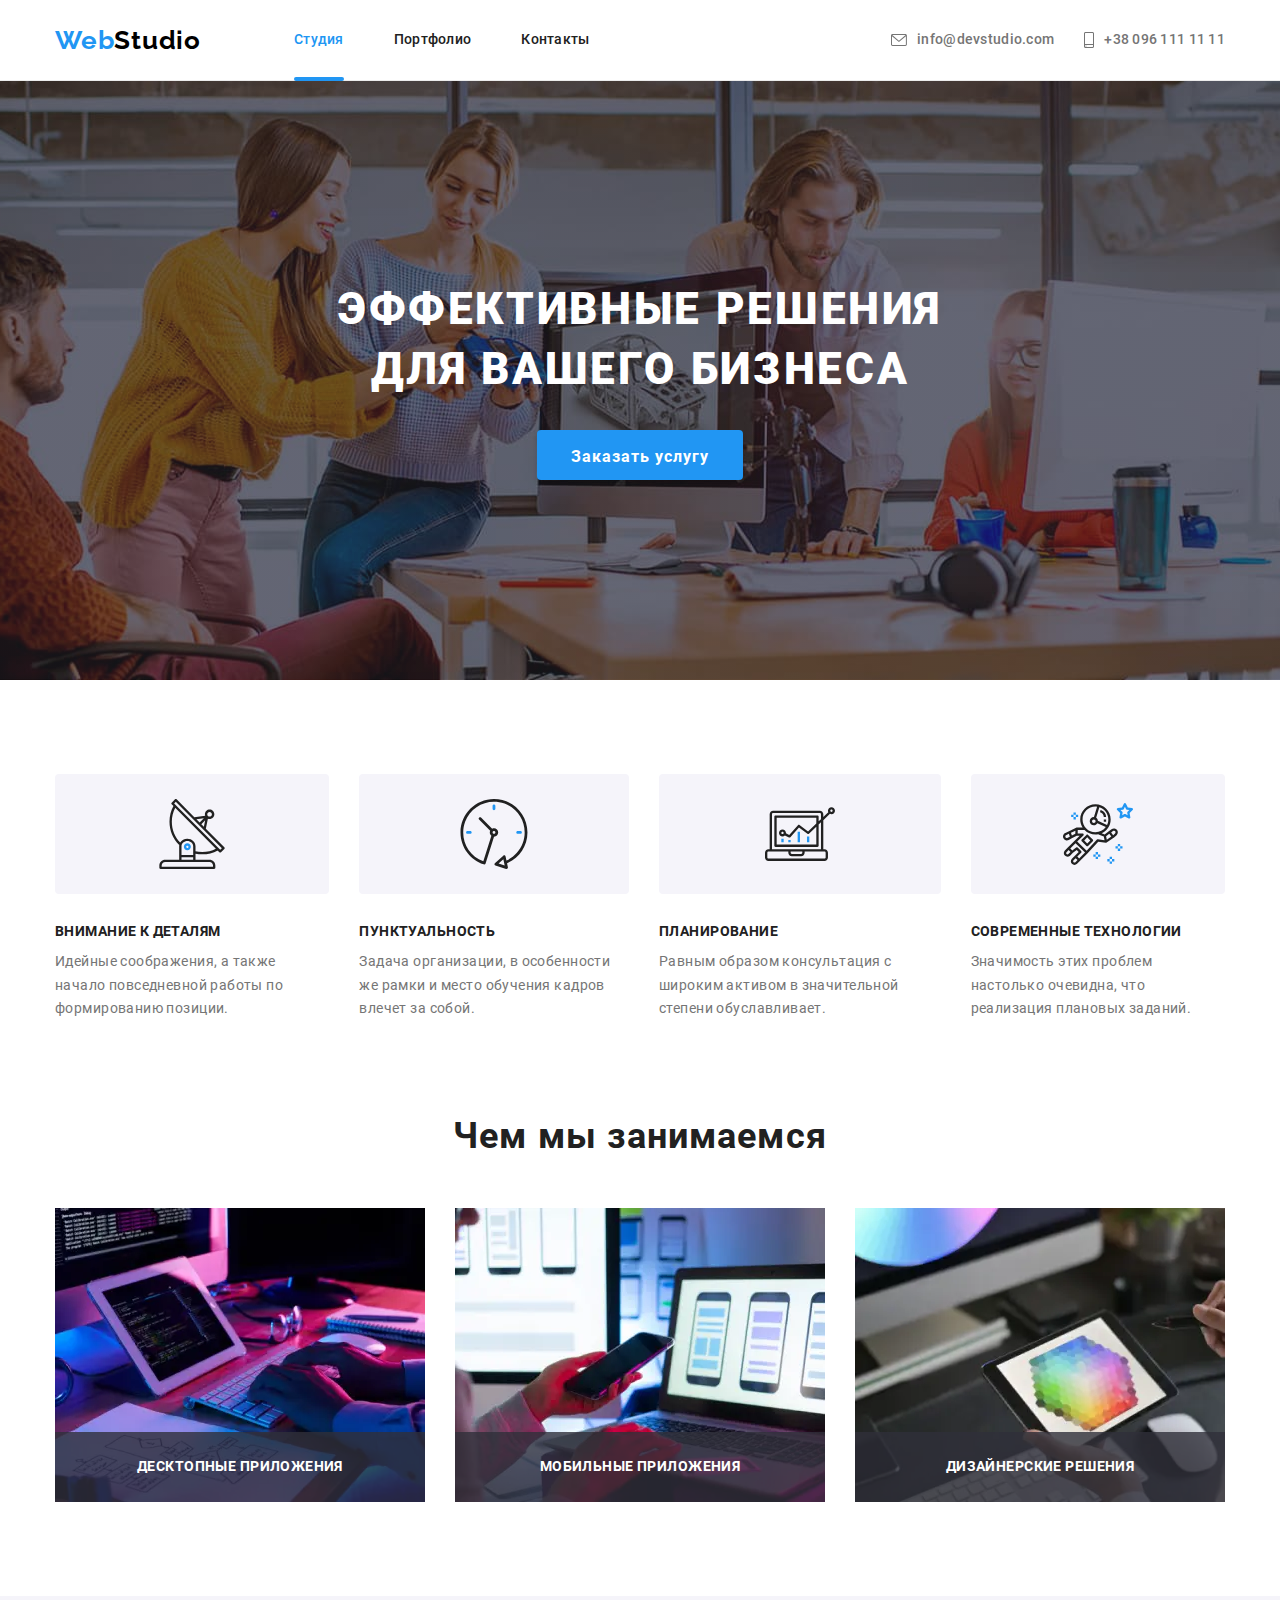
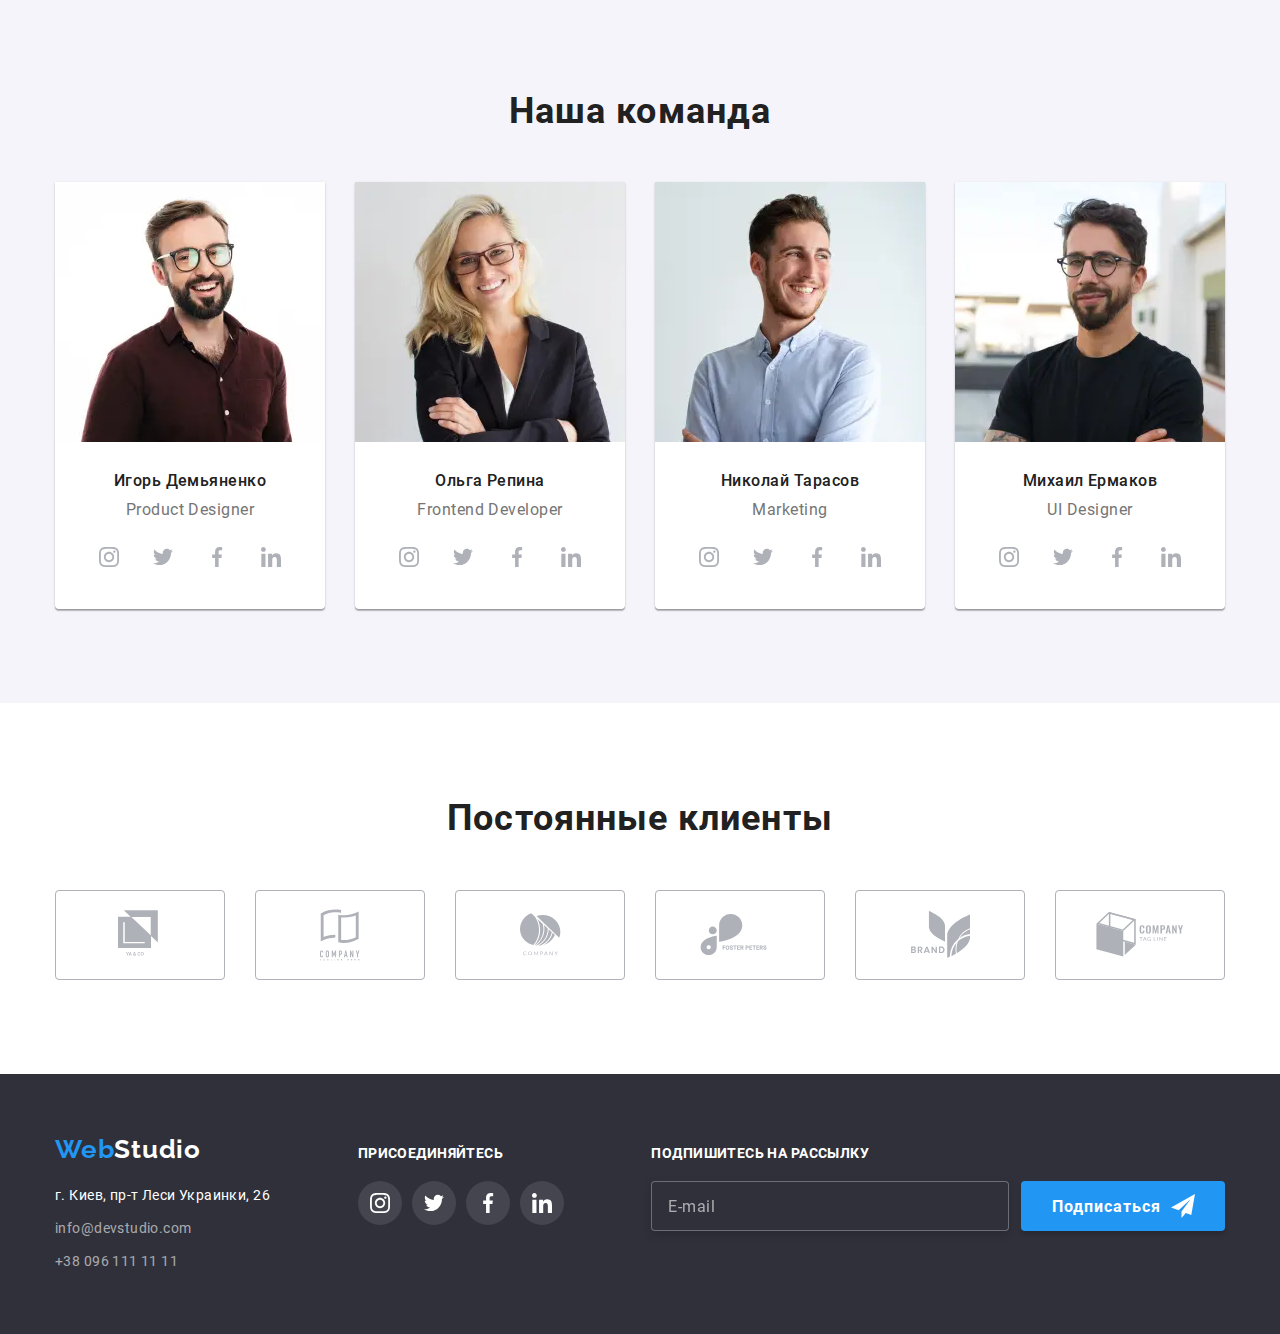
<file: index.html>
<!DOCTYPE html>
<html lang="ru">

<head>
    <meta charset="UTF-8">
    <meta name="viewport" content="width=device-width, initial-scale=1.0">
    <title>Студия</title>
    <link rel="stylesheet" href="./css/main.min.css">
</head>

<body>

    <!-- Шапка сайта -->

    <header class="header">
        <div class="container">
            <nav class="header__menu">
                <a class="logo logo--top" href="./index.html" lang="en"><span class="logo__text">Web</span>Studio</a>

                <!-- Главное меню  -->

                <ul class="site-nav">
                    <li class="site-nav__item"><a class="site-nav__link site-nav__link--current" href="./index.html">Студия</a></li>
                    <li class="site-nav__item"><a class="site-nav__link" href="./portfolio.html">Портфолио</a></li>
                    <li class="site-nav__item"><a class="site-nav__link" href="">Контакты</a></li>
                </ul>
                <ul class="contacts-list">
                    <li class="contacts-list__item">
                        <a href="mailto:info@devstudio.com" lang="en" class="contacts-list__link">
                            <svg class="contacts-link__icon" width="16" height="12">
                                <use href="./images/icons.svg#icon-mail"></use>
                            </svg>
                            info@devstudio.com
                        </a>
                    </li>
                    <li class="contacts-list__item">
                        <a href="tel:+380961111111" class="contacts-list__link">
                            <svg class="contacts-link__icon" width="10" height="16">
                                <use href="./images/icons.svg#icon-smartphone"></use>
                            </svg>+38 096 111 11 11
                        </a>
                    </li>
                </ul>
                
                <!-- Мобильное меню -->

                <button type="button" class="burger-menu" aria-expanded="true" aria-controls="mobile-menu" data-menu-button>
                    <svg width="40" height="40">
                        <use class="burger-menu__close" href="./images/icons.svg#icon-closeburg"></use>
                        <use class="burger-menu__open" href="./images/icons.svg#icon-menuburg"></use>
                    </svg>
                </button>
                <div class="mobile-menu" data-menu id="mobile-menu">
                    <ul class="mobile-list">
                        <li class="mobile-list__item"><a class="mobile-list__link mobile-list__link--current" href="./index.html">Студия</a></li>
                        <li class="mobile-list__item"><a class="mobile-list__link" href="./portfolio.html">Портфолио</a></li>
                        <li class="mobile-list__item"><a class="mobile-list__link" href="">Контакты</a></li>
                    </ul>
                    <div>
                        <ul class="mobile-contacts">
                            <li class="mobile-contacts__item mobile-list__item">
                                <a href="tel:+380961111111" class="mobile-contacts__link mobile-contacts__link--active">
                                    <svg class="mobile-contacts__icon" width="10" height="16">
                                        <use href="./images/icons.svg#icon-smartphone"></use>
                                    </svg>+38 096 111 11 11
                                </a>
                            </li>
                            <li class="mobile-contacts__item mobile-list__item">
                                <a href="mailto:info@devstudio.com" lang="en" class="mobile-contacts__link">
                                    <svg class="mobile-contacts__icon" width="16" height="12">
                                        <use href="./images/icons.svg#icon-mail"></use>
                                    </svg>
                                    info@devstudio.com
                                </a>
                            </li>
                        </ul>
                        <ul class="mobile-social">
                            <li class="mobile-social__item"><a class="mobile-social__link" href="">Twitter</a></li>
                            <li class="mobile-social__item"><a class="mobile-social__link" href="">Facebook</a></li>
                            <li class="mobile-social__item"><a class="mobile-social__link" href="">LinkedIn</a></li>
                            <li class="mobile-social__item"><a class="mobile-social__link" href="">Instagram</a></li>
                        </ul>
                    </div>
                </div>
            </nav>
        </div>
    </header>

    <main>

        <!-- Hero -->

        <section class="hero">
            <div class="container">
                <div class="hero__title-container">
                    <h1 class="hero__title">Эффективные решения для вашего бизнеса</h1>
                </div>
                <button type="button" class="hero__button button" data-modal-open>Заказать услугу</button>
            </div>
        </section>

        <!-- Преимущества компании -->

        <section class="section">
            <div class="container">
                <h2 class="section__title section__title--visually-hidden">Особенности</h2>
                <ul class="list">
                    <li class="list__item list__item--bottom">
                        <div class="benefits">
                            <svg class="benefits__icon">
                                <use href="./images/icons.svg#icon-antenna"></use>
                            </svg>
                        </div>
                        <h3 class="benefits__subtitle subtitle">Внимание к деталям</h3>
                        <p class="benefits__text">Идейные соображения, а также начало повседневной работы по формированию
                            позиции.</p>
                    </li>
                    <li class="list__item list__item--bottom">
                        <div class="benefits">
                            <svg class="benefits__icon">
                                <use href="./images/icons.svg#icon-clock"></use>
                            </svg>
                        </div>
                        <h3 class="benefits__subtitle subtitle">Пунктуальность</h3>
                        <p class="benefits__text">Задача организации, в особенности же рамки и место обучения кадров
                            влечет за собой.</p>
                    </li>
                    <li class="list__item list__item--bottom">
                        <div class="benefits">
                            <svg class="benefits__icon">
                                <use href="./images/icons.svg#icon-diagram"></use>
                            </svg>
                        </div>
                        <h3 class="benefits__subtitle subtitle">Планирование</h3>
                        <p class="benefits__text">Равным образом консультация с широким активом в значительной степени
                            обуславливает.</p>
                    </li>
                    <li class="list__item list__item--bottom">
                        <div class="benefits">
                            <svg class="benefits__icon">
                                <use href="./images/icons.svg#icon-astronaut"></use>
                            </svg>
                        </div>
                        <h3 class="benefits__subtitle subtitle">Современные технологии</h3>
                        <p class="benefits__text">Значимость этих проблем настолько очевидна, что реализация плановых
                            заданий.</p>
                    </li>
                </ul>
            </div>
        </section>

        <!-- Возможности компании -->

        <section class="section section--narrow">
            <div class="container">
                <h2 class="section__title">Чем мы занимаемся</h2>
                <ul class="list">
                    <li class="list__item">
                        <a href="" class="capabilities">
                            <div class="capabilities__image">
                                <picture>
                                    <source srcset="./images/desktop-capabilities/img1.webp 1x, ./images/desktop-capabilities/img1@2x.webp 2x" type="image/webp" />
                                    <img srcset="./images/desktop-capabilities/img1.jpg 1x, ./images/desktop-capabilities/img1@2x.jpg 2x" src="./images/desktop-capabilities/img1.jpg"
                                        alt="Написание кода по блок-схеме." width="370" />
                                </picture>
                                <p class="capabilities__subtitle subtitle">Десктопные приложения</p>
                            </div>
                        </a>
                    </li>
                    <li class="list__item">
                        <a href="" class="capabilities">
                            <div class="capabilities__image">
                                <picture>
                                    <source srcset="./images/desktop-capabilities/img2.webp 1x, ./images/desktop-capabilities/img2@2x.webp 2x"
                                        type="image/webp" />
                                    <img srcset="./images/desktop-capabilities/img2.jpg 1x, ./images/desktop-capabilities/img2@2x.jpg 2x"
                                        src="./images/desktop-capabilities/img2.jpg" alt="Разработка ПО для смартфонов."
                                        width="370" />
                                </picture>
                                <p class="capabilities__subtitle subtitle">Мобильные приложения</p>
                            </div>
                        </a>
                    </li>
                    <li class="list__item">
                        <a href="" class="capabilities">
                            <div class="capabilities__image">
                                <picture>
                                    <source srcset="./images/desktop-capabilities/img3.webp 1x, ./images/desktop-capabilities/img3@2x.webp 2x"
                                        type="image/webp" />
                                    <img srcset="./images/desktop-capabilities/img3.jpg 1x, ./images/desktop-capabilities/img3@2x.jpg 2x"
                                        src="./images/desktop-capabilities/img3.jpg" alt="Таблица цветов в графическом планшете." width="370" />
                                </picture>
                                <p class="capabilities__subtitle subtitle">Дизайнерские решения</p>
                            </div>
                        </a>
                    </li>
                </ul>
            </div>
        </section>
        <!-- Сотрудники -->

        <section class="section section--light-background">
            <div class="container">
                <h2 class="section__title">Наша команда</h2>
                <ul class="list">
                    <li class="list__item list__item--bottom">
                        <div class="employee">
                            <picture>
                                <source srcset="./images/mobile-team/product_designer.webp 1x, ./images/mobile-team/product_designer@2x.webp 2x" media="(max-width: 767px)" type="image/webp" />
                                <source srcset="./images/tablet-team/product_designer.webp 1x, ./images/tablet-team/product_designer@2x.webp 2x" media="(max-width: 1199px)" type="image/webp" />
                                <source srcset="./images/desktop-team/product_designer.webp 1x, ./images/desktop-team/product_designer@2x.webp 2x" media="(min-width: 1200px)" type="image/webp" />
                                <source srcset="./images/mobile-team/product_designer.jpg 1x, ./images/mobile-team/product_designer@2x.jpg 2x"
                                    media="(max-width: 767px)"/>
                                <source srcset="./images/tablet-team/product_designer.jpg 1x, ./images/tablet-team/product_designer@2x.jpg 2x"
                                    media="(max-width: 1199px)"/>
                                <source srcset="./images/desktop-team/product_designer.jpg 1x, ./images/desktop-team/product_designer@2x.jpg 2x"
                                    media="(min-width: 1200px)"/>
                                
                                <img src="./images/tablet-team/product_designer.jpg" class="employee__image" alt="Мужчина с бородой, в бордовой рубашке, улыбается."/>
                            </picture>

                            <h3 class="employee__name">Игорь Демьяненко</h3>
                            <p lang="en" class="employee__position">Product Designer</p>
                            <ul class="social-list social-list--bottom">
                                <li class="social-list__item">
                                    <a href="" class="social-link" aria-label="Инстаграм">
                                        <svg class="social-link__icon">
                                            <use href="./images/icons.svg#icon-instagram"></use>
                                        </svg>
                                    </a>
                                </li>
                                <li class="social-list__item">
                                    <a href="" class="social-link" aria-label="Твиттер">
                                        <svg class="social-link__icon">
                                            <use href="./images/icons.svg#icon-twitter"></use>
                                        </svg>
                                    </a>
                                </li>
                                <li class="social-list__item">
                                    <a href="" class="social-link" aria-label="Фейсбук">
                                        <svg class="social-link__icon">
                                            <use href="./images/icons.svg#icon-facebook"></use>
                                        </svg>
                                    </a>
                                </li>
                                <li class="social-list__item">
                                    <a href="" class="social-link" aria-label="Линкедин">
                                        <svg class="social-link__icon">
                                            <use href="./images/icons.svg#icon-linkedin"></use>
                                        </svg>
                                    </a>
                                </li>
                            </ul>
                        </div>
                    </li>
                    <li class="list__item list__item--bottom">
                        <div class="employee">
                            <picture>
                                <source srcset="./images/mobile-team/frontend_developer.webp 1x, ./images/mobile-team/frontend_developer@2x.webp 2x"
                                    media="(max-width: 767px)" type="image/webp" />
                                <source srcset="./images/tablet-team/frontend_developer.webp 1x, ./images/tablet-team/frontend_developer@2x.webp 2x"
                                    media="(max-width: 1199px)" type="image/webp" />
                                <source
                                    srcset="./images/desktop-team/frontend_developer.webp 1x, ./images/desktop-team/frontend_developer@2x.webp 2x"
                                    media="(min-width: 1200px)" type="image/webp" />
                                <source srcset="./images/mobile-team/frontend_developer.jpg 1x, ./images/mobile-team/frontend_developer@2x.jpg 2x"
                                    media="(max-width: 767px)" />
                                <source srcset="./images/tablet-team/frontend_developer.jpg 1x, ./images/tablet-team/frontend_developer@2x.jpg 2x"
                                    media="(max-width: 1199px)" />
                                <source srcset="./images/desktop-team/frontend_developer.jpg 1x, ./images/desktop-team/frontend_developer@2x.jpg 2x"
                                    media="(min-width: 1200px)" />
                                <img src="./images/tablet-team/frontend_developer.jpg" class="employee__image"
                                    alt="Женщина со светлыми волосами, в черном пиджаке, улыбается."/>
                            </picture>
                            <h3 class="employee__name">Ольга Репина</h3>
                            <p lang="en" class="employee__position">Frontend Developer</p>
                            <ul class="social-list social-list--bottom">
                                <li class="social-list__item">
                                    <a href="" class="social-link" aria-label="Инстаграм">
                                        <svg class="social-link__icon">
                                            <use href="./images/icons.svg#icon-instagram"></use>
                                        </svg>
                                    </a>
                                </li>
                                <li class="social-list__item">
                                    <a href="" class="social-link" aria-label="Твиттер">
                                        <svg class="social-link__icon">
                                            <use href="./images/icons.svg#icon-twitter"></use>
                                        </svg>
                                    </a>
                                </li>
                                <li class="social-list__item">
                                    <a href="" class="social-link" aria-label="Фейсбук">
                                        <svg class="social-link__icon">
                                            <use href="./images/icons.svg#icon-facebook"></use>
                                        </svg>
                                    </a>
                                </li>
                                <li class="social-list__item">
                                    <a href="" class="social-link" aria-label="Линкедин">
                                        <svg class="social-link__icon">
                                            <use href="./images/icons.svg#icon-linkedin"></use>
                                        </svg>
                                    </a>
                                </li>
                            </ul>
                        </div>
                    </li>
                    <li class="list__item list__item--bottom">
                        <div class="employee">
                            <picture>
                                <source srcset="./images/mobile-team/marketing.webp 1x, ./images/mobile-team/marketing@2x.webp 2x"
                                    media="(max-width: 767px)" type="image/webp" />
                                <source srcset="./images/tablet-team/marketing.webp 1x, ./images/tablet-team/marketing@2x.webp 2x"
                                    media="(max-width: 1199px)" type="image/webp" />
                                <source srcset="./images/desktop-team/marketing.webp 1x, ./images/desktop-team/marketing@2x.webp 2x"
                                    media="(min-width: 1200px)" type="image/webp" />
                                <source srcset="./images/mobile-team/marketing.jpg 1x, ./images/mobile-team/marketing@2x.jpg 2x"
                                    media="(max-width: 767px)" />
                                <source srcset="./images/tablet-team/marketing.jpg 1x, ./images/tablet-team/marketing@2x.jpg 2x"
                                    media="(max-width: 1199px)" />
                                <source srcset="./images/desktop-team/marketing.jpg 1x, ./images/desktop-team/marketing@2x.jpg 2x"
                                    media="(min-width: 1200px)" />
                            
                                <img src="./images/tablet-team/marketing.jpg" class="employee__image"
                                    alt="Мужчина в голубой рубашке, улыбается, смотрит в сторону."/>
                            </picture>
                            <h3 class="employee__name">Николай Тарасов</h3>
                            <p lang="en" class="employee__position">Marketing</p>
                            <ul class="social-list social-list--bottom">
                                <li class="social-list__item">
                                    <a href="" class="social-link" aria-label="Инстаграм">
                                        <svg class="social-link__icon">
                                            <use href="./images/icons.svg#icon-instagram"></use>
                                        </svg>
                                    </a>
                                </li>
                                <li class="social-list__item">
                                    <a href="" class="social-link" aria-label="Твиттер">
                                        <svg class="social-link__icon">
                                            <use href="./images/icons.svg#icon-twitter"></use>
                                        </svg>
                                    </a>
                                </li>
                                <li class="social-list__item">
                                    <a href="" class="social-link" aria-label="Фейсбук">
                                        <svg class="social-link__icon">
                                            <use href="./images/icons.svg#icon-facebook"></use>
                                        </svg>
                                    </a>
                                </li>
                                <li class="social-list__item">
                                    <a href="" class="social-link" aria-label="Линкедин">
                                        <svg class="social-link__icon" aria-label="Переключатель меню">
                                            <use href="./images/icons.svg#icon-linkedin"></use>
                                        </svg>
                                    </a>
                                </li>
                            </ul>
                        </div>
                    </li>
                    <li class="list__item list__item--bottom">
                        <div class="employee">
                            <picture>
                                <source srcset="./images/mobile-team/ui_designer.webp 1x, ./images/mobile-team/ui_designer@2x.webp 2x"
                                    media="(max-width: 767px)" type="image/webp" />
                                <source srcset="./images/tablet-team/ui_designer.webp 1x, ./images/tablet-team/ui_designer@2x.webp 2x"
                                    media="(max-width: 1199px)" type="image/webp" />
                                <source srcset="./images/desktop-team/ui_designer.webp 1x, ./images/desktop-team/ui_designer@2x.webp 2x"
                                    media="(min-width: 1200px)" type="image/webp" />
                                <source srcset="./images/mobile-team/ui_designer.jpg 1x, ./images/mobile-team/ui_designer@2x.jpg 2x"
                                    media="(max-width: 767px)" />
                                <source srcset="./images/tablet-team/ui_designer.jpg 1x, ./images/tablet-team/ui_designer@2x.jpg 2x"
                                    media="(max-width: 1199px)" />
                                <source srcset="./images/desktop-team/ui_designer.jpg 1x, ./images/desktop-team/ui_designer@2x.jpg 2x"
                                    media="(min-width: 1200px)" />
                            
                                <img src="./images/tablet-team/ui_designer.jpg" class="employee__image"
                                    alt="Мужчина в с бородой, в черной футболке и очках."/>
                            </picture>
                           <h3 class="employee__name">Михаил Ермаков</h3>
                            <p lang="en" class="employee__position">UI Designer</p>
                            <ul class="social-list social-list--bottom">
                                <li class="social-list__item">
                                    <a href="" class="social-link" aria-label="Инстаграм">
                                        <svg class="social-link__icon">
                                            <use href="./images/icons.svg#icon-instagram"></use>
                                        </svg>
                                    </a>
                                </li>
                                <li class="social-list__item">
                                    <a href="" class="social-link" aria-label="Твиттер">
                                        <svg class="social-link__icon">
                                            <use href="./images/icons.svg#icon-twitter"></use>
                                        </svg>
                                    </a>
                                </li>
                                <li class="social-list__item">
                                    <a href="" class="social-link" aria-label="Фейсбук">
                                        <svg class="social-link__icon">
                                            <use href="./images/icons.svg#icon-facebook"></use>
                                        </svg>
                                    </a>
                                </li>
                                <li class="social-list__item">
                                    <a href="" class="social-link" aria-label="Линкедин">
                                        <svg class="social-link__icon">
                                            <use href="./images/icons.svg#icon-linkedin"></use>
                                        </svg>
                                    </a>
                                </li>
                            </ul>
                        </div>
                    </li>
                </ul>
            </div>
        </section>

        <!-- Постоянные клиенты -->

        <section class="section">
            <div class="container">
                <h2 class="section__title">Постоянные клиенты</h2>
                <ul class="client-list">
                    <li class="client-list__item">
                        <a href="" aria-label="Логотип клиента 1" class="client-list__link">
                            <svg width="44" height="49">
                                <use href="./images/icons.svg#icon-client1"></use>
                            </svg>
                        </a>
                    </li>
                    <li class="client-list__item">
                        <a href="" aria-label="Логотип клиента 2" class="client-list__link">
                            <svg width="40" height="52">
                                <use href="./images/icons.svg#icon-client2"></use>
                            </svg>
                        </a>
                    </li>
                    <li class="client-list__item">
                        <a href="" aria-label="Логотип клиента 3" class="client-list__link">
                            <svg width="41" height="43">
                                <use href="./images/icons.svg#icon-client3"></use>
                            </svg>
                        </a>
                    </li>
                    <li class="client-list__item">
                        <a href="" aria-label="Логотип клиента 4" class="client-list__link">
                            <svg width="80" height="42">
                                <use href="./images/icons.svg#icon-client4"></use>
                            </svg>
                        </a>
                    </li>
                    <li class="client-list__item">
                        <a href="" aria-label="Логотип клиента 5" class="client-list__link">
                            <svg width="59" height="47">
                                <use href="./images/icons.svg#icon-client5"></use>
                            </svg>
                        </a>
                    </li>
                    <li class="client-list__item">
                        <a href="" aria-label="Логотип клиента 6" class="client-list__link">
                            <svg width="88" height="45">
                                <use href="./images/icons.svg#icon-client6"></use>
                            </svg>
                        </a>
                    </li>
                </ul>
            </div>
        </section>
    </main>

        <!-- Футер -->

    <footer class="footer">
        <div class="container footer__container">
            <div class="address-container">
                <a class="logo logo--bottom" href="./index.html" lang="en"><span class="logo__text">Web</span>Studio</a>
                <ul class="address-list">
                    <li class="address-list__item"><p class="address-list__text">г. Киев, пр-т Леси Украинки, 26</p></li>
                    <li class="address-list__item">
                        <a href="mailto:info@devstudio.com" lang="en" class="address-list__text address-list__text--grey">info@devstudio.com</a>
                    </li>
                    <li class="address-list__item">
                        <a href="tel:+380961111111" class="address-list__text address-list__text--grey">+38 096 111 11 11</a>
                    </li>
                </ul>
            </div>
            <div class="footer-social">
                <b class="footer-social__subtitle subtitle">Присоединяйтесь</b>
                <ul class="social-list">
                    <li class="social-list__item">
                        <a href="" class="social-link social-link--dark" aria-label="Инстаграм">
                            <svg class="social-link__icon">
                                <use href="./images/icons.svg#icon-instagram"></use>
                            </svg>
                        </a>
                    </li>
                    <li class="social-list__item">
                        <a href="" class="social-link social-link--dark" aria-label="Твиттер">
                            <svg class="social-link__icon">
                                <use href="./images/icons.svg#icon-twitter"></use>
                            </svg>
                        </a>
                    </li>
                    <li class="social-list__item">
                        <a href="" class="social-link social-link--dark" aria-label="Фейсбук">
                            <svg class="social-link__icon">
                                <use href="./images/icons.svg#icon-facebook"></use>
                            </svg>
                        </a>
                    </li>
                    <li class="social-list__item">
                        <a href="" class="social-link social-link--dark" aria-label="Линкедин">
                            <svg class="social-link__icon">
                                <use href="./images/icons.svg#icon-linkedin"></use>
                            </svg>
                        </a>
                    </li>
                </ul>
            </div>
            <form class="email">
                <label for="email"><b class="email__subtitle subtitle">Подпишитесь на рассылку</b></label>
                <div class="email__container">
                    <input class="email__field" type="email" name="email" id="email" placeholder="E-mail">
                    <button class="email__button button" type="submit">Подписаться
                        <svg class="email__icon" width="24" height="24">
                            <use href="./images/icons.svg#icon-send"></use>
                        </svg>
                    </button>
                </div>
            </form>
        </div>
    </footer>

        <!-- Окно формы -->
        
    <div class="backdrop backdrop--is-hidden" data-modal>
        <div class="modal">
            <button type="button" class="modal__button" data-modal-close>
                <svg width="18" height="18">
                    <use href="./images/icons.svg#icon-close"></use>
                </svg>
            </button>
            <h2 class="modal__title">Оставьте свои данные, мы вам перезвоним</h2>
            <form class="order-form" autocomplete="off">
                <label class="order-form__title" for="name">Имя</label>
                <div class="order-form__conteiner">
                    <input class="order-form__field" type="text" name="username" id="name">
                    <svg class="order-form__icon" width="18" height="18">
                        <use href="./images/icons.svg#icon-person"></use>
                    </svg>
                </div>
                <label class="order-form__title" for="phone">Телефон</label>
                <div class="order-form__conteiner">
                    <input class="order-form__field" type="tel" name="phone" id="phone">
                    <svg class="order-form__icon" width="18" height="18">
                        <use href="./images/icons.svg#icon-phone"></use>
                    </svg>
                </div>
                <label class="order-form__title" for="mail">Почта</label>
                <div class="order-form__conteiner">
                    <input class="order-form__field" type="email" name="mail" id="mail">
                    <svg class="order-form__icon" width="18" height="18">
                        <use href="./images/icons.svg#icon-email"></use>
                    </svg>
                </div>
                <label class="order-form__title" for="comments">Комментарий</label>
                <textarea class="order-form__field order-form__field--bigger" name="comments" id="comments" placeholder="Введите текст"></textarea>
                <label class="consent-field">
                    <input class="consent-field__check" type="checkbox" name="consent">
                    <span class="consent-field__icon"></span>
                    Соглашаюсь с рассылкой и принимаю&nbsp;<a class="consent-field__link" href=""> Условия договора</a>
                </label>
                <button class="order-form__button button" type="submit">Отправить</button>
            </form>
        </div>
    </div>
    <script src="./js/modal.js"></script>
    <script src="./js/burger.js"></script>
</body>
</html>
</file>
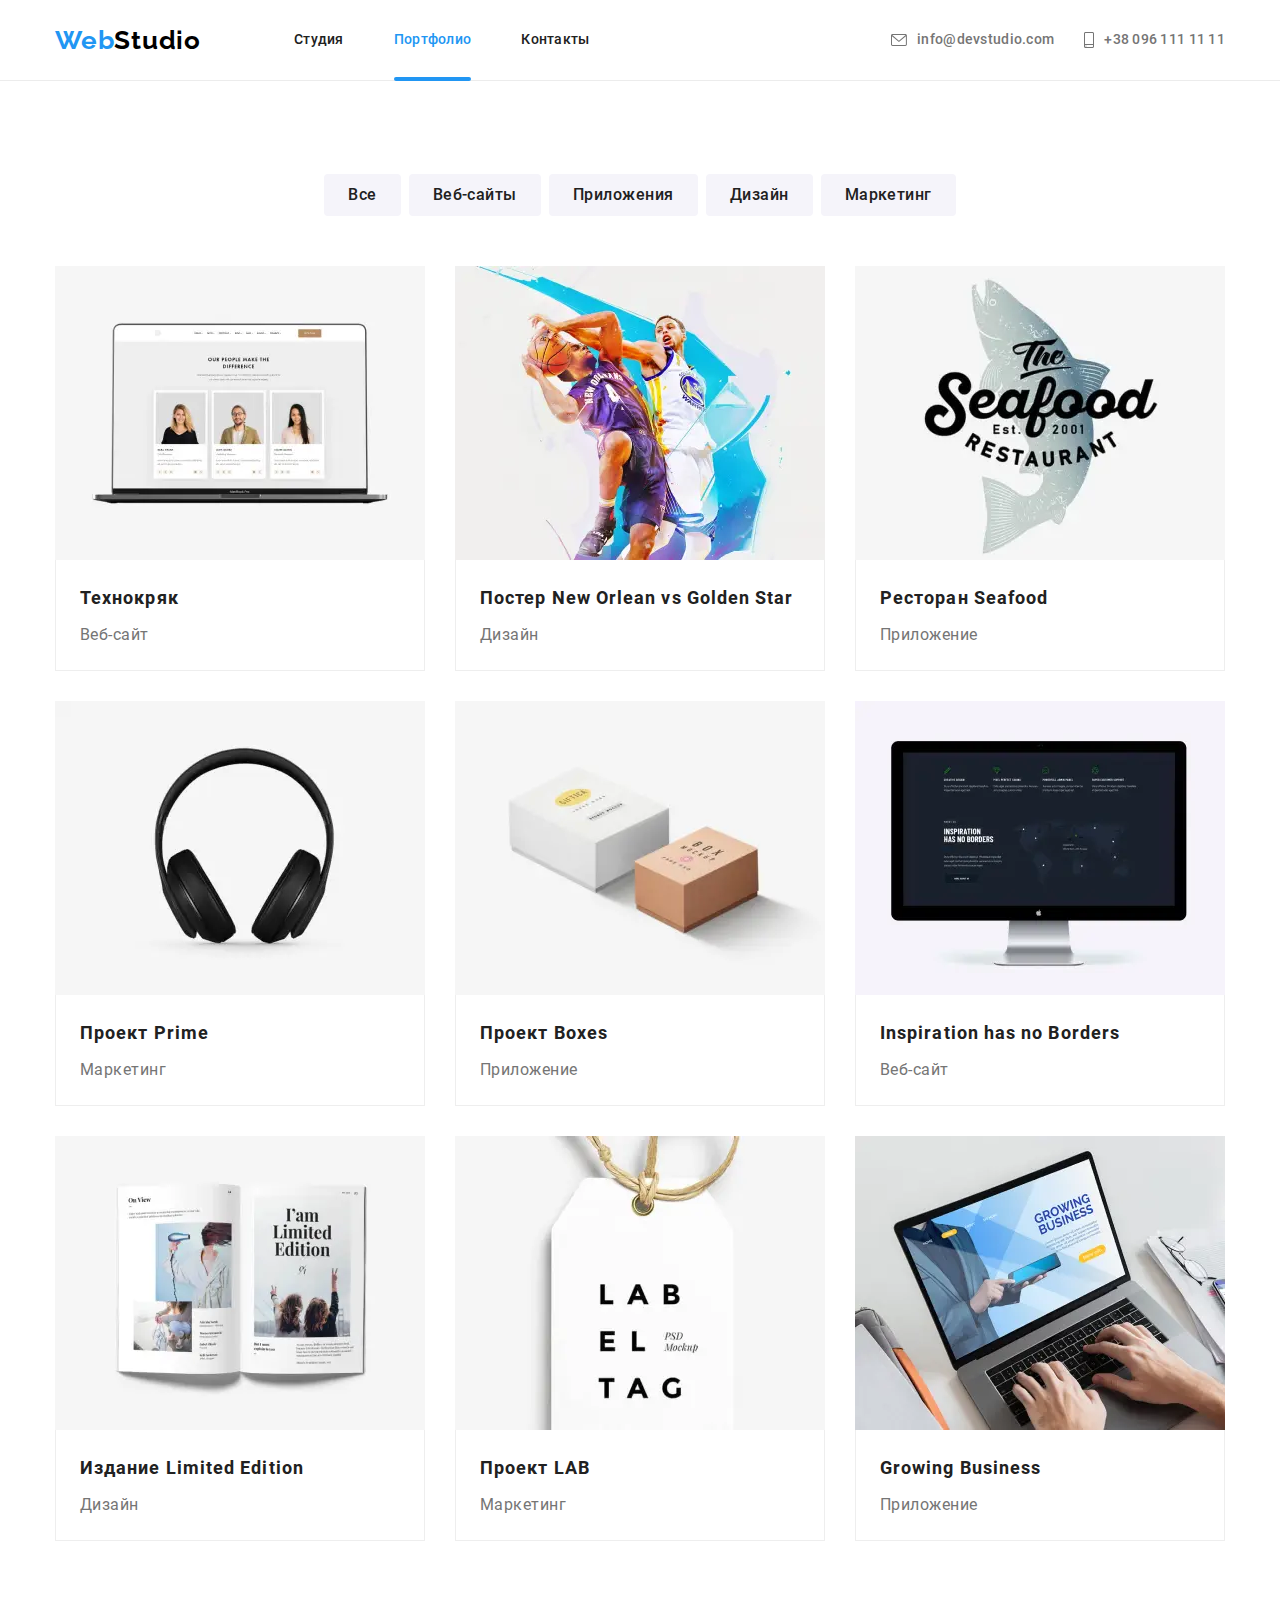
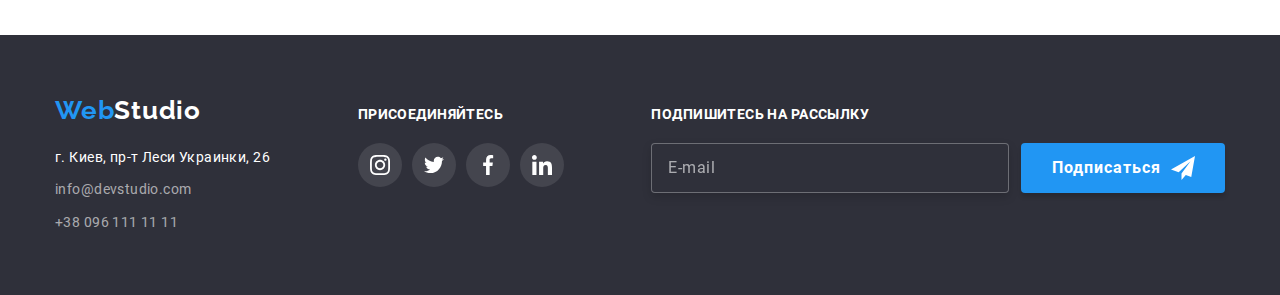
<file: portfolio.html>
<!DOCTYPE html>
<html lang="ru">

<head>
    <meta charset="UTF-8">
    <meta name="viewport" content="width=device-width, initial-scale=1.0">
    <title>Портфолио</title>
    <link rel="stylesheet" href="./css/main.min.css">
</head>

<body>

    <!-- Шапка сайта -->
    <header class="header">
        <div class="container">
            <nav class="header__menu">
                <a class="logo logo--top" href="./index.html" lang="en"><span class="logo__text">Web</span>Studio</a>

                <!-- Главное меню  -->

                <ul class="site-nav">
                    <li class="site-nav__item"><a class="site-nav__link" href="./index.html">Студия</a></li>
                    <li class="site-nav__item"><a class="site-nav__link site-nav__link--current" href="./portfolio.html">Портфолио</a></li>
                    <li class="site-nav__item"><a class="site-nav__link" href="">Контакты</a></li>
                </ul>
                <ul class="contacts-list">
                    <li class="contacts-list__item">
                        <a href="mailto:info@devstudio.com" lang="en" class="contacts-list__link">
                            <svg class="contacts-link__icon" width="16" height="12">
                                <use href="./images/icons.svg#icon-mail"></use>
                            </svg>
                            info@devstudio.com
                        </a>
                    </li>
                    <li class="contacts-list__item">
                        <a href="tel:+380961111111" class="contacts-list__link">
                            <svg class="contacts-link__icon" width="10" height="16">
                                <use href="./images/icons.svg#icon-smartphone"></use>
                            </svg>+38 096 111 11 11
                        </a>
                    </li>
                </ul>
                
                <!-- Мобильное меню -->

                <button type="button" class="burger-menu" aria-expanded="true" aria-controls="mobile-menu" data-menu-button>
                    <svg width="40" height="40">
                        <use class="burger-menu__close" href="./images/icons.svg#icon-closeburg"></use>
                        <use class="burger-menu__open" href="./images/icons.svg#icon-menuburg"></use>
                    </svg>
                </button>
                <div class="mobile-menu" data-menu id="mobile-menu">
                    <ul class="mobile-list">
                        <li class="mobile-list__item"><a class="mobile-list__link" href="./index.html">Студия</a></li>
                        <li class="mobile-list__item"><a class="mobile-list__link mobile-list__link--current" href="./portfolio.html">Портфолио</a></li>
                        <li class="mobile-list__item"><a class="mobile-list__link" href="">Контакты</a></li>
                    </ul>
                    <div>
                        <ul class="mobile-contacts">
                            <li class="mobile-contacts__item mobile-list__item">
                                <a href="tel:+380961111111" class="mobile-contacts__link mobile-contacts__link--active">
                                    <svg class="mobile-contacts__icon" width="10" height="16">
                                        <use href="./images/icons.svg#icon-smartphone"></use>
                                    </svg>+38 096 111 11 11
                                </a>
                            </li>
                            <li class="mobile-contacts__item mobile-list__item">
                                <a href="mailto:info@devstudio.com" lang="en" class="mobile-contacts__link">
                                    <svg class="mobile-contacts__icon" width="16" height="12">
                                        <use href="./images/icons.svg#icon-mail"></use>
                                    </svg>
                                    info@devstudio.com
                                </a>
                            </li>
                        </ul>
                        <ul class="mobile-social">
                            <li class="mobile-social__item"><a class="mobile-social__link" href="">Twitter</a></li>
                            <li class="mobile-social__item"><a class="mobile-social__link" href="">Facebook</a></li>
                            <li class="mobile-social__item"><a class="mobile-social__link" href="">LinkedIn</a></li>
                            <li class="mobile-social__item"><a class="mobile-social__link" href="">Instagram</a></li>
                        </ul>
                    </div>
                </div>
            </nav>
        </div>
    </header>

    <main>

        <!-- Работы студии по категориям -->
        <section class="section">
            <div class="container">
                <h1 class="section__title section__title--visually-hidden">Работы студии</h1>
                <ul class="list category-list">
                    <li class="category-list__item"><button type="button" class="category-list__button">Все</button></li>
                    <li class="category-list__item"><button type="button" class="category-list__button">Веб-сайты</button></li>
                    <li class="category-list__item"><button type="button" class="category-list__button">Приложения</button></li>
                    <li class="category-list__item"><button type="button" class="category-list__button">Дизайн</button></li>
                    <li class="category-list__item"><button type="button" class="category-list__button">Маркетинг</button></li>
                </ul>
                <ul class="card-set">
                    <li class="card-set__item">
                        <a href="" class="project">
                            <div class="project__thumb">
                                <picture>
                                    <source
                                        srcset="./images/mobile-portfolio/portfolio1.webp 1x, ./images/mobile-portfolio/portfolio1@2x.webp 2x"
                                        media="(max-width: 767px)" type="image/webp" />
                                    <source
                                        srcset="./images/tablet-portfolio/portfolio1.webp 1x, ./images/tablet-portfolio/portfolio1@2x.webp 2x"
                                        media="(max-width: 1199px)" type="image/webp" />
                                    <source
                                        srcset="./images/desktop-portfolio/portfolio1.webp 1x, ./images/desktop-portfolio/portfolio1@2x.webp 2x"
                                        media="(min-width: 1200px)" type="image/webp" />
                                    <source srcset="./images/mobile-portfolio/portfolio1.jpg 1x, ./images/mobile-portfolio/portfolio1@2x.jpg 2x"
                                        media="(max-width: 767px)" />
                                    <source srcset="./images/tablet-portfolio/portfolio1.jpg 1x, ./images/tablet-portfolio/portfolio1@2x.jpg 2x"
                                        media="(max-width: 1199px)" />
                                    <source
                                        srcset="./images/desktop-portfolio/portfolio1.jpg 1x, ./images/desktop-portfolio/portfolio1@2x.jpg 2x"
                                        media="(min-width: 1200px)" />
                        
                                    <img src="./images/tablet-portfolio/portfolio1.jpg" class="project__image"
                                        alt="Раскрытый ноутбук. На экране карточки людей." />
                                </picture>
                                <div class="project__overlay">
                                    <p>Технокряк это современная площадка распространения коронавируса. Компании используют эту
                                        плорму для цифрового шпионажа и атак на защищённые сервера конкурентов.</p>
                                </div>
                            </div>
                            <div class="project__meta">
                                <h2 class="project__type">Технокряк</h2>
                                <p class="project__name">Веб-сайт</p>
                            </div>
                        </a>
                    </li>
                    <li class="card-set__item">
                        <a href="" class="project">
                            <div class="project__thumb">
                                <picture>
                                    <source
                                        srcset="./images/mobile-portfolio/portfolio2.webp 1x, ./images/mobile-portfolio/portfolio2@2x.webp 2x"
                                        media="(max-width: 767px)" type="image/webp" />
                                    <source
                                        srcset="./images/tablet-portfolio/portfolio2.webp 1x, ./images/tablet-portfolio/portfolio2@2x.webp 2x"
                                        media="(max-width: 1199px)" type="image/webp" />
                                    <source
                                        srcset="./images/desktop-portfolio/portfolio2.webp 1x, ./images/desktop-portfolio/portfolio2@2x.webp 2x"
                                        media="(min-width: 1200px)" type="image/webp" />
                                    <source srcset="./images/mobile-portfolio/portfolio2.jpg 1x, ./images/mobile-portfolio/portfolio2@2x.jpg 2x"
                                        media="(max-width: 767px)" />
                                    <source srcset="./images/tablet-portfolio/portfolio2.jpg 1x, ./images/tablet-portfolio/portfolio2@2x.jpg 2x"
                                        media="(max-width: 1199px)" />
                                    <source
                                        srcset="./images/desktop-portfolio/portfolio2.jpg 1x, ./images/desktop-portfolio/portfolio2@2x.jpg 2x"
                                        media="(min-width: 1200px)" />
                        
                                    <img src="./images/tablet-portfolio/portfolio2.jpg" class="project__image"
                                        alt="Два баскетболиста. Один в фиолетовой форме, другой в белой." />
                                </picture>
                                <div class="project__overlay">
                                    <p>Технокряк это современная площадка распространения коронавируса. Компании используют эту
                                        плорму для цифрового шпионажа и атак на защищённые сервера конкурентов.</p>
                                </div>
                            </div>
                            <div class="project__meta">
                                <h2 class="project__type">Постер <span lang="en">New Orlean vs Golden Star</span></h2>
                                <p class="project__name">Дизайн</p>
                            </div>
                        </a>
                    </li>
                    <li class="card-set__item">
                        <a href="" class="project">
                            <div class="project__thumb">
                                <picture>
                                    <source
                                        srcset="./images/mobile-portfolio/portfolio3.webp 1x, ./images/mobile-portfolio/portfolio3@2x.webp 2x"
                                        media="(max-width: 767px)" type="image/webp" />
                                    <source
                                        srcset="./images/tablet-portfolio/portfolio3.webp 1x, ./images/tablet-portfolio/portfolio3@2x.webp 2x"
                                        media="(max-width: 1199px)" type="image/webp" />
                                    <source
                                        srcset="./images/desktop-portfolio/portfolio3.webp 1x, ./images/desktop-portfolio/portfolio3@2x.webp 2x"
                                        media="(min-width: 1200px)" type="image/webp" />
                                    <source srcset="./images/mobile-portfolio/portfolio3.jpg 1x, ./images/mobile-portfolio/portfolio3@2x.jpg 2x"
                                        media="(max-width: 767px)" />
                                    <source srcset="./images/tablet-portfolio/portfolio3.jpg 1x, ./images/tablet-portfolio/portfolio3@2x.jpg 2x"
                                        media="(max-width: 1199px)" />
                                    <source
                                        srcset="./images/desktop-portfolio/portfolio3.jpg 1x, ./images/desktop-portfolio/portfolio3@2x.jpg 2x"
                                        media="(min-width: 1200px)" />
                        
                                    <img src="./images/tablet-portfolio/portfolio3.jpg" class="project__image"
                                        alt="Логотип с рыбой и текстом черного цвета." />
                                </picture>
                                <div class="project__overlay">
                                    <p>Технокряк это современная площадка распространения коронавируса. Компании используют эту
                                        плорму для цифрового шпионажа и атак на защищённые сервера конкурентов.</p>
                                </div>
                            </div>
                            <div class="project__meta">
                                <h2 class="project__type">Ресторан <span lang="en">Seafood</span></h2>
                                <p class="project__name">Приложение</p>
                            </div>
                        </a>
                    </li>
                    <li class="card-set__item">
                        <a href="" class="project">
                            <div class="project__thumb">
                                <picture>
                                    <source
                                        srcset="./images/mobile-portfolio/portfolio4.webp 1x, ./images/mobile-portfolio/portfolio4@2x.webp 2x"
                                        media="(max-width: 767px)" type="image/webp" />
                                    <source
                                        srcset="./images/tablet-portfolio/portfolio4.webp 1x, ./images/tablet-portfolio/portfolio4@2x.webp 2x"
                                        media="(max-width: 1199px)" type="image/webp" />
                                    <source
                                        srcset="./images/desktop-portfolio/portfolio4.webp 1x, ./images/desktop-portfolio/portfolio4@2x.webp 2x"
                                        media="(min-width: 1200px)" type="image/webp" />
                                    <source srcset="./images/mobile-portfolio/portfolio4.jpg 1x, ./images/mobile-portfolio/portfolio4@2x.jpg 2x"
                                        media="(max-width: 767px)" />
                                    <source srcset="./images/tablet-portfolio/portfolio4.jpg 1x, ./images/tablet-portfolio/portfolio4@2x.jpg 2x"
                                        media="(max-width: 1199px)" />
                                    <source
                                        srcset="./images/desktop-portfolio/portfolio4.jpg 1x, ./images/desktop-portfolio/portfolio4@2x.jpg 2x"
                                        media="(min-width: 1200px)" />
                        
                                    <img src="./images/tablet-portfolio/portfolio4.jpg" class="project__image" alt="Наушники черного цвета." />
                                </picture>
                                <div class="project__overlay">
                                    <p>Технокряк это современная площадка распространения коронавируса. Компании используют эту
                                        плорму для цифрового шпионажа и атак на защищённые сервера конкурентов.</p>
                                </div>
                            </div>
                            <div class="project__meta">
                                <h2 class="project__type">Проект <span lang="en">Prime</span></h2>
                                <p class="project__name">Маркетинг</p>
                            </div>
                        </a>
                    </li>
                    <li class="card-set__item">
                        <a href="" class="project">
                            <div class="project__thumb">
                                <picture>
                                    <source
                                        srcset="./images/mobile-portfolio/portfolio5.webp 1x, ./images/mobile-portfolio/portfolio5@2x.webp 2x"
                                        media="(max-width: 767px)" type="image/webp" />
                                    <source
                                        srcset="./images/tablet-portfolio/portfolio5.webp 1x, ./images/tablet-portfolio/portfolio5@2x.webp 2x"
                                        media="(max-width: 1199px)" type="image/webp" />
                                    <source
                                        srcset="./images/desktop-portfolio/portfolio5.webp 1x, ./images/desktop-portfolio/portfolio5@2x.webp 2x"
                                        media="(min-width: 1200px)" type="image/webp" />
                                    <source srcset="./images/mobile-portfolio/portfolio5.jpg 1x, ./images/mobile-portfolio/portfolio5@2x.jpg 2x"
                                        media="(max-width: 767px)" />
                                    <source srcset="./images/tablet-portfolio/portfolio5.jpg 1x, ./images/tablet-portfolio/portfolio5@2x.jpg 2x"
                                        media="(max-width: 1199px)" />
                                    <source
                                        srcset="./images/desktop-portfolio/portfolio5.jpg 1x, ./images/desktop-portfolio/portfolio5@2x.jpg 2x"
                                        media="(min-width: 1200px)" />
                        
                                    <img src="./images/tablet-portfolio/portfolio5.jpg" class="project__image"
                                        alt="Две коробки. Одна больше, белого цвета. Другая меньше, коричневого цвета." />
                                </picture>
                                <div class="project__overlay">
                                    <p>Технокряк это современная площадка распространения коронавируса. Компании используют эту
                                        плорму для цифрового шпионажа и атак на защищённые сервера конкурентов.</p>
                                </div>
                            </div>
                            <div class="project__meta">
                                <h2 class="project__type">Проект <span lang="en">Boxes</span></h2>
                                <p class="project__name">Приложение</p>
                            </div>
                        </a>
                    </li>
                    <li class="card-set__item">
                        <a href="" class="project">
                            <div class="project__thumb">
                                <picture>
                                    <source
                                        srcset="./images/mobile-portfolio/portfolio6.webp 1x, ./images/mobile-portfolio/portfolio6@2x.webp 2x"
                                        media="(max-width: 767px)" type="image/webp" />
                                    <source
                                        srcset="./images/tablet-portfolio/portfolio6.webp 1x, ./images/tablet-portfolio/portfolio6@2x.webp 2x"
                                        media="(max-width: 1199px)" type="image/webp" />
                                    <source
                                        srcset="./images/desktop-portfolio/portfolio6.webp 1x, ./images/desktop-portfolio/portfolio6@2x.webp 2x"
                                        media="(min-width: 1200px)" type="image/webp" />
                                    <source srcset="./images/mobile-portfolio/portfolio6.jpg 1x, ./images/mobile-portfolio/portfolio6@2x.jpg 2x"
                                        media="(max-width: 767px)" />
                                    <source srcset="./images/tablet-portfolio/portfolio6.jpg 1x, ./images/tablet-portfolio/portfolio6@2x.jpg 2x"
                                        media="(max-width: 1199px)" />
                                    <source
                                        srcset="./images/desktop-portfolio/portfolio6.jpg 1x, ./images/desktop-portfolio/portfolio6@2x.jpg 2x"
                                        media="(min-width: 1200px)" />
                        
                                    <img src="./images/tablet-portfolio/portfolio6.jpg" class="project__image"
                                        alt="Компьютер-моноблок Аймак." />
                                </picture>
                                <div class="project__overlay">
                                    <p>Технокряк это современная площадка распространения коронавируса. Компании используют эту
                                        плорму для цифрового шпионажа и атак на защищённые сервера конкурентов.</p>
                                </div>
                            </div>
                            <div class="project__meta">
                                <h2 lang="en" class="project__type">Inspiration has no Borders</h2>
                                <p class="project__name">Веб-сайт</p>
                            </div>
                        </a>
                    </li>
                    <li class="card-set__item">
                        <a href="" class="project">
                            <div class="project__thumb">
                                <picture>
                                    <source
                                        srcset="./images/mobile-portfolio/portfolio7.webp 1x, ./images/mobile-portfolio/portfolio7@2x.webp 2x"
                                        media="(max-width: 767px)" type="image/webp" />
                                    <source
                                        srcset="./images/tablet-portfolio/portfolio7.webp 1x, ./images/tablet-portfolio/portfolio7@2x.webp 2x"
                                        media="(max-width: 1199px)" type="image/webp" />
                                    <source
                                        srcset="./images/desktop-portfolio/portfolio7.webp 1x, ./images/desktop-portfolio/portfolio7@2x.webp 2x"
                                        media="(min-width: 1200px)" type="image/webp" />
                                    <source srcset="./images/mobile-portfolio/portfolio7.jpg 1x, ./images/mobile-portfolio/portfolio7@2x.jpg 2x"
                                        media="(max-width: 767px)" />
                                    <source srcset="./images/tablet-portfolio/portfolio7.jpg 1x, ./images/tablet-portfolio/portfolio7@2x.jpg 2x"
                                        media="(max-width: 1199px)" />
                                    <source
                                        srcset="./images/desktop-portfolio/portfolio7.jpg 1x, ./images/desktop-portfolio/portfolio7@2x.jpg 2x"
                                        media="(min-width: 1200px)" />
                        
                                    <img src="./images/tablet-portfolio/portfolio7.jpg" class="project__image"
                                        alt="Раскрытый журнал с фотографиями." />
                                </picture>
                                <div class="project__overlay">
                                    <p>Технокряк это современная площадка распространения коронавируса. Компании используют эту
                                        плорму для цифрового шпионажа и атак на защищённые сервера конкурентов.</p>
                                </div>
                            </div>
                            <div class="project__meta">
                                <h2 class="project__type">Издание <span lang="en">Limited Edition</span></h2>
                                <p class="project__name">Дизайн</p>
                            </div>
                        </a>
                    </li>
                    <li class="card-set__item">
                        <a href="" class="project">
                            <div class="project__thumb">
                                <picture>
                                    <source
                                        srcset="./images/mobile-portfolio/portfolio8.webp 1x, ./images/mobile-portfolio/portfolio8@2x.webp 2x"
                                        media="(max-width: 767px)" type="image/webp" />
                                    <source
                                        srcset="./images/tablet-portfolio/portfolio8.webp 1x, ./images/tablet-portfolio/portfolio8@2x.webp 2x"
                                        media="(max-width: 1199px)" type="image/webp" />
                                    <source
                                        srcset="./images/desktop-portfolio/portfolio8.webp 1x, ./images/desktop-portfolio/portfolio8@2x.webp 2x"
                                        media="(min-width: 1200px)" type="image/webp" />
                                    <source srcset="./images/mobile-portfolio/portfolio8.jpg 1x, ./images/mobile-portfolio/portfolio8@2x.jpg 2x"
                                        media="(max-width: 767px)" />
                                    <source srcset="./images/tablet-portfolio/portfolio8.jpg 1x, ./images/tablet-portfolio/portfolio8@2x.jpg 2x"
                                        media="(max-width: 1199px)" />
                                    <source
                                        srcset="./images/desktop-portfolio/portfolio8.jpg 1x, ./images/desktop-portfolio/portfolio8@2x.jpg 2x"
                                        media="(min-width: 1200px)" />
                        
                                    <img src="./images/tablet-portfolio/portfolio8.jpg" class="project__image" alt="Фирмення бирка." />
                                </picture>
                                <div class="project__overlay">
                                    <p>Технокряк это современная площадка распространения коронавируса. Компании используют эту
                                        плорму для цифрового шпионажа и атак на защищённые сервера конкурентов.</p>
                                </div>
                            </div>
                            <div class="project__meta">
                                <h2 class="project__type">Проект <span lang="en">LAB</span></h2>
                                <p class="project__name">Маркетинг</p>
                            </div>
                        </a>
                    </li>
                    <li class="card-set__item">
                        <a href="" class="project">
                            <div class="project__thumb">
                                <picture>
                                    <source
                                        srcset="./images/mobile-portfolio/portfolio9.webp 1x, ./images/mobile-portfolio/portfolio9@2x.webp 2x"
                                        media="(max-width: 767px)" type="image/webp" />
                                    <source
                                        srcset="./images/tablet-portfolio/portfolio9.webp 1x, ./images/tablet-portfolio/portfolio9@2x.webp 2x"
                                        media="(max-width: 1199px)" type="image/webp" />
                                    <source
                                        srcset="./images/desktop-portfolio/portfolio9.webp 1x, ./images/desktop-portfolio/portfolio9@2x.webp 2x"
                                        media="(min-width: 1200px)" type="image/webp" />
                                    <source srcset="./images/mobile-portfolio/portfolio9.jpg 1x, ./images/mobile-portfolio/portfolio9@2x.jpg 2x"
                                        media="(max-width: 767px)" />
                                    <source srcset="./images/tablet-portfolio/portfolio9.jpg 1x, ./images/tablet-portfolio/portfolio9@2x.jpg 2x"
                                        media="(max-width: 1199px)" />
                                    <source
                                        srcset="./images/desktop-portfolio/portfolio9.jpg 1x, ./images/desktop-portfolio/portfolio9@2x.jpg 2x"
                                        media="(min-width: 1200px)" />
                        
                                    <img src="./images/tablet-portfolio/portfolio9.jpg" class="project__image"
                                        alt="Реклама бизнеса в раскрытом ноутбуке." />
                                </picture>
                                <div class="project__overlay">
                                    <p>Технокряк это современная площадка распространения коронавируса. Компании используют эту
                                        плорму для цифрового шпионажа и атак на защищённые сервера конкурентов.</p>
                                </div>
                            </div>
                            <div class="project__meta">
                                <h2 lang="en" class="project__type">Growing Business</h2>
                                <p class="project__name">Приложение</p>
                            </div>
                        </a>
                    </li>
                </ul>
            </div>
        </section>
    </main>

    <!-- Футер -->

    <footer class="footer">
        <div class="container footer__container">
            <div class="address-container">
                <a class="logo logo--bottom" href="./index.html" lang="en"><span class="logo__text">Web</span>Studio</a>
                <ul class="address-list">
                    <li class="address-list__item"><p class="address-list__text">г. Киев, пр-т Леси Украинки, 26</p></li>
                    <li class="address-list__item">
                        <a href="mailto:info@devstudio.com" lang="en" class="address-list__text address-list__text--grey">info@devstudio.com</a>
                    </li>
                    <li class="address-list__item">
                        <a href="tel:+380961111111" class="address-list__text address-list__text--grey">+38 096 111 11 11</a>
                    </li>
                </ul>
            </div>
            <div class="footer-social">
                <b class="footer-social__subtitle subtitle">Присоединяйтесь</b>
                <ul class="social-list">
                    <li class="social-list__item">
                        <a href="" class="social-link social-link--dark" aria-label="Инстаграм">
                            <svg class="social-link__icon">
                                <use href="./images/icons.svg#icon-instagram"></use>
                            </svg>
                        </a>
                    </li>
                    <li class="social-list__item">
                        <a href="" class="social-link social-link--dark" aria-label="Твиттер">
                            <svg class="social-link__icon">
                                <use href="./images/icons.svg#icon-twitter"></use>
                            </svg>
                        </a>
                    </li>
                    <li class="social-list__item">
                        <a href="" class="social-link social-link--dark" aria-label="Фейсбук">
                            <svg class="social-link__icon">
                                <use href="./images/icons.svg#icon-facebook"></use>
                            </svg>
                        </a>
                    </li>
                    <li class="social-list__item">
                        <a href="" class="social-link social-link--dark" aria-label="Линкедин">
                            <svg class="social-link__icon">
                                <use href="./images/icons.svg#icon-linkedin"></use>
                            </svg>
                        </a>
                    </li>
                </ul>
            </div>
            <form class="email">
                <label for="email"><b class="email__subtitle subtitle">Подпишитесь на рассылку</b></label>
                <div class="email__container">
                    <input class="email__field" type="email" name="email" id="email" placeholder="E-mail">
                    <button class="email__button button" type="submit">Подписаться
                        <svg class="email__icon" width="24" height="24">
                            <use href="./images/icons.svg#icon-send"></use>
                        </svg>
                    </button>
                </div>
            </form>
        </div>
    </footer>
    <script src="./js/burger.js"></script>
</body>
</html>
</file>
<file: css/main.min.css>
/*! modern-normalize v1.0.0 | MIT License | https://github.com/sindresorhus/modern-normalize */*,*::before,*::after{-webkit-box-sizing:border-box;box-sizing:border-box}:root{-moz-tab-size:4;-o-tab-size:4;tab-size:4}html{line-height:1.15;-webkit-text-size-adjust:100%}body{margin:0}body{font-family:system-ui,-apple-system,"Segoe UI",Roboto,Helvetica,Arial,sans-serif,"Apple Color Emoji","Segoe UI Emoji"}hr{height:0;color:inherit}abbr[title]{-webkit-text-decoration:underline dotted;text-decoration:underline dotted}b,strong{font-weight:bolder}code,kbd,samp,pre{font-family:ui-monospace, SFMono-Regular, Consolas, 'Liberation Mono', Menlo, monospace;font-size:1em}small{font-size:80%}sub,sup{font-size:75%;line-height:0;position:relative;vertical-align:baseline}sub{bottom:-0.25em}sup{top:-0.5em}table{text-indent:0;border-color:inherit}button,input,optgroup,select,textarea{font-family:inherit;font-size:100%;line-height:1.15;margin:0}button,select{text-transform:none}button,[type='button'],[type='reset'],[type='submit']{-webkit-appearance:button}::-moz-focus-inner{border-style:none;padding:0}:-moz-focusring{outline:1px dotted ButtonText}:-moz-ui-invalid{box-shadow:none}legend{padding:0}progress{vertical-align:baseline}::-webkit-inner-spin-button,::-webkit-outer-spin-button{height:auto}[type='search']{-webkit-appearance:textfield;outline-offset:-2px}::-webkit-search-decoration{-webkit-appearance:none}::-webkit-file-upload-button{-webkit-appearance:button;font:inherit}summary{display:list-item}h1,h2,h3,h4,h5,h6,p,ul{margin-top:0;margin-bottom:0;padding:0}a{text-decoration:none}li{list-style:none}img{display:block;max-width:100%;height:auto}@font-face{font-family:"Raleway";font-style:normal;font-weight:700;src:url("../fonts/raleway/raleway-v18-latin_cyrillic-700.eot");src:local(""),url("../fonts/raleway/raleway-v18-latin_cyrillic-700.eot?#iefix") format("embedded-opentype"),url("../fonts/raleway/raleway-v18-latin_cyrillic-700.woff2") format("woff2"),url("../fonts/raleway/raleway-v18-latin_cyrillic-700.woff") format("woff"),url("../fonts/raleway/raleway-v18-latin_cyrillic-700.ttf") format("truetype"),url("../fonts/raleway/raleway-v18-latin_cyrillic-700.svg#Raleway") format("svg")}@font-face{font-family:"Roboto";font-style:normal;font-weight:500;src:url("../fonts/roboto/roboto-v20-latin_cyrillic-500.eot");src:local(""),url("../fonts/roboto/roboto-v20-latin_cyrillic-500.eot?#iefix") format("embedded-opentype"),url("../fonts/roboto/roboto-v20-latin_cyrillic-500.woff2") format("woff2"),url("../fonts/roboto/roboto-v20-latin_cyrillic-500.woff") format("woff"),url("../fonts/roboto/roboto-v20-latin_cyrillic-500.ttf") format("truetype"),url("../fonts/roboto/roboto-v20-latin_cyrillic-500.svg#Roboto") format("svg")}@font-face{font-family:"Roboto";font-style:normal;font-weight:400;src:url("../fonts/roboto/roboto-v20-latin_cyrillic-regular.eot");src:local(""),url("../fonts/roboto/roboto-v20-latin_cyrillic-regular.eot?#iefix") format("embedded-opentype"),url("../fonts/roboto/roboto-v20-latin_cyrillic-regular.woff2") format("woff2"),url("../fonts/roboto/roboto-v20-latin_cyrillic-regular.woff") format("woff"),url("../fonts/roboto/roboto-v20-latin_cyrillic-regular.ttf") format("truetype"),url("../fonts/roboto/roboto-v20-latin_cyrillic-regular.svg#Roboto") format("svg")}@font-face{font-family:"Roboto";font-style:normal;font-weight:700;src:url("../fonts/roboto/roboto-v20-latin_cyrillic-700.eot");src:local(""),url("../fonts/roboto/roboto-v20-latin_cyrillic-700.eot?#iefix") format("embedded-opentype"),url("../fonts/roboto/roboto-v20-latin_cyrillic-700.woff2") format("woff2"),url("../fonts/roboto/roboto-v20-latin_cyrillic-700.woff") format("woff"),url("../fonts/roboto/roboto-v20-latin_cyrillic-700.ttf") format("truetype"),url("../fonts/roboto/roboto-v20-latin_cyrillic-700.svg#Roboto") format("svg")}@font-face{font-family:"Roboto";font-style:normal;font-weight:900;src:url("../fonts/roboto/roboto-v20-latin_cyrillic-900.eot");src:local(""),url("../fonts/roboto/roboto-v20-latin_cyrillic-900.eot?#iefix") format("embedded-opentype"),url("../fonts/roboto/roboto-v20-latin_cyrillic-900.woff2") format("woff2"),url("../fonts/roboto/roboto-v20-latin_cyrillic-900.woff") format("woff"),url("../fonts/roboto/roboto-v20-latin_cyrillic-900.ttf") format("truetype"),url("../fonts/roboto/roboto-v20-latin_cyrillic-900.svg#Roboto") format("svg")}.section__title--visually-hidden,.consent-field__check{position:absolute;clip:rect(0 0 0 0);width:1px;height:1px;margin:1px}.header__menu,.site-nav,.mobile-social,.footer__container,.email__container,.email__button,.benefits,.capabilities__image,.social-list,.social-link,.client-list__link,.consent-field{display:-webkit-box;display:-ms-flexbox;display:flex;-webkit-box-align:center;-ms-flex-align:center;align-items:center;-webkit-box-pack:center;-ms-flex-pack:center;justify-content:center}.address-container,.address-list,.footer-social__subtitle,.email__subtitle{display:-webkit-box;display:-ms-flexbox;display:flex;-webkit-box-align:center;-ms-flex-align:center;align-items:center;-webkit-box-pack:center;-ms-flex-pack:center;justify-content:center;-webkit-box-orient:vertical;-webkit-box-direction:normal;-ms-flex-direction:column;flex-direction:column}.section{padding-top:60px;padding-bottom:60px}@media screen and (min-width: 1200px){.section{padding-top:94px;padding-bottom:94px}}.section--narrow{padding-top:unset}@media screen and (max-width: 1199px){.section--narrow{display:none}}.section--light-background{background-color:#f5f4fa}.container{width:100%;padding-left:15px;padding-right:15px;margin-left:auto;margin-right:auto}@media screen and (min-width: 480px){.container{width:480px}}@media screen and (min-width: 768px){.container{width:768px}}@media screen and (min-width: 1200px){.container{width:1200px}}.button{height:50px;font-family:inherit;font-weight:700;font-size:16px;line-height:1.87;letter-spacing:.06em;cursor:pointer;color:#fff;background-color:#2196f3;-webkit-box-shadow:0px 4px 4px rgba(0,0,0,0.15);box-shadow:0px 4px 4px rgba(0,0,0,0.15);border-radius:4px;border-color:transparent}.section__title{margin-bottom:30px;font-weight:700;font-size:28px;line-height:1.18;letter-spacing:.03em;text-align:center;color:#212121}@media screen and (min-width: 1200px){.section__title{font-size:36px;line-height:1.17;margin-bottom:50px}}.subtitle{font-weight:700;font-size:14px;line-height:1.14;letter-spacing:.03em;text-transform:uppercase}@media screen and (min-width: 768px){.list{display:-webkit-box;display:-ms-flexbox;display:flex}}@media screen and (min-width: 768px) and (max-width: 1199px){.list{-ms-flex-wrap:wrap;flex-wrap:wrap;margin:-15px}}.list__item--long{display:-webkit-box;display:-ms-flexbox;display:flex}@media screen and (min-width: 768px) and (max-width: 1199px){.list__item{-ms-flex-preferred-size:calc((100% - 2 * 30px) / 2);flex-basis:calc((100% - 2 * 30px) / 2);margin:15px}}@media screen and (max-width: 767px){.list__item:not(:last-child){margin-bottom:30px}}@media screen and (min-width: 1200px){.list__item:not(:last-child){margin-right:30px}}body{background-color:#fff;font-family:"Roboto"}@media screen and (min-width: 1200px){body{padding-top:80px}}.header{border-bottom:1px solid #ececec}@media screen and (min-width: 1200px){.header{position:fixed;top:0;left:0;z-index:1;width:100%;background-color:#fff}}.header__menu{-webkit-box-pack:justify;-ms-flex-pack:justify;justify-content:space-between}@media screen and (min-width: 768px){.header__menu{-webkit-box-pack:center;-ms-flex-pack:center;justify-content:center}}.contacts-list{margin-left:auto}@media screen and (max-width: 768px){.contacts-list{display:none}}@media screen and (min-width: 1200px){.contacts-list{display:-webkit-box;display:-ms-flexbox;display:flex}}.contacts-list__item{display:-webkit-box;display:-ms-flexbox;display:flex;-webkit-box-align:center;-ms-flex-align:center;align-items:center}@media screen and (max-width: 1199px){.contacts-list__item:not(:last-child){margin-bottom:10px}}@media screen and (min-width: 1200px){.contacts-list__item:not(:last-child){margin-right:30px}}.contacts-list__link{display:-webkit-inline-box;display:-ms-inline-flexbox;display:inline-flex;-webkit-box-align:center;-ms-flex-align:center;align-items:center;font-weight:500;font-size:14px;line-height:1.14;letter-spacing:.02em;color:#757575;-webkit-transition:250ms cubic-bezier(0.4, 0, 0.2, 1);transition:250ms cubic-bezier(0.4, 0, 0.2, 1);-webkit-transition-property:color;transition-property:color}@media screen and (min-width: 1200px){.contacts-list__link{padding-top:32px;padding-bottom:32px}}.contacts-list__link:hover,.contacts-list__link:focus{color:#2196f3}.contacts-link__icon{margin-right:8px;fill:currentColor}@media screen and (min-width: 1200px){.contacts-link__icon{margin-right:10px}}.logo{font-family:"Raleway";font-weight:700;font-size:24px;line-height:1.17;letter-spacing:.03em;color:#000000}@media screen and (min-width: 1200px){.logo{font-size:26px;line-height:1.19}}.logo__text{color:#2196f3}@media screen and (max-width: 767px){.logo--top{padding:16px 0}}@media screen and (min-width: 768px){.logo--top{margin-right:88px}}@media screen and (min-width: 1200px){.logo--top{margin-right:93px}}.logo--bottom{display:block;margin-bottom:20px;color:#fff}@media screen and (max-width: 768px){.site-nav{display:none}}.site-nav__item{margin-right:50px}.site-nav__item:last-child{margin-right:0}.site-nav__link{display:block;padding-top:32px;padding-bottom:32px;font-weight:500;font-size:14px;line-height:1.14;letter-spacing:.02em;color:#212121;-webkit-transition:250ms cubic-bezier(0.4, 0, 0.2, 1);transition:250ms cubic-bezier(0.4, 0, 0.2, 1);-webkit-transition-property:color;transition-property:color}.site-nav__link:hover,.site-nav__link:focus{color:#2196f3}.site-nav__link--current{position:relative;color:#2196f3}.site-nav__link--current::after{content:"";position:absolute;bottom:-1px;left:0;display:block;width:100%;height:4px;background:#2196f3;border-radius:2px}.mobile-menu{position:absolute;z-index:1;top:0;width:100%;height:100%;min-height:100vh;left:0;padding:48px 40px;display:-webkit-box;display:-ms-flexbox;display:flex;-webkit-box-orient:vertical;-webkit-box-direction:normal;-ms-flex-direction:column;flex-direction:column;-webkit-box-pack:justify;-ms-flex-pack:justify;justify-content:space-between;background-color:#fff;overflow:hidden;-webkit-transform:translateY(-100%);transform:translateY(-100%);-webkit-transition:250ms cubic-bezier(0.4, 0, 0.2, 1);transition:250ms cubic-bezier(0.4, 0, 0.2, 1);-webkit-transition-property:-webkit-transform;transition-property:-webkit-transform;transition-property:transform;transition-property:transform, -webkit-transform}.mobile-menu.is-open{-webkit-transform:translateY(0);transform:translateY(0)}@media screen and (min-width: 768px){.mobile-menu{display:none}}.mobile-list__item:not(:last-child){margin-bottom:32px}.mobile-list__link{font-weight:500;font-size:40px;line-height:1.18;letter-spacing:.02em;color:#212121;-webkit-transition:250ms cubic-bezier(0.4, 0, 0.2, 1);transition:250ms cubic-bezier(0.4, 0, 0.2, 1);-webkit-transition-property:color;transition-property:color}.mobile-list__link--current{color:#2196f3}.mobile-list__link:hover,.mobile-list__link:focus{color:#2196f3}.mobile-contacts{margin-bottom:64px}.mobile-contacts__link{font-weight:500;font-size:24px;line-height:1.17;letter-spacing:.02em;color:#757575;-webkit-transition:250ms cubic-bezier(0.4, 0, 0.2, 1);transition:250ms cubic-bezier(0.4, 0, 0.2, 1);-webkit-transition-property:color;transition-property:color}.mobile-contacts__link--active{font-size:34px;line-height:1.18;color:#2196f3}.mobile-contacts__icon{margin-right:10px;fill:currentColor;display:none}.mobile-contacts__icon:hover,.mobile-contacts__icon:focus{color:#2196f3}.mobile-social{-webkit-box-pack:start;-ms-flex-pack:start;justify-content:flex-start}.mobile-social__link{position:relative;font-weight:500;font-size:18px;line-height:1.22;letter-spacing:.02em;color:#2196f3}.mobile-social__item{position:relative}.mobile-social__item:not(:last-child){margin-right:20px}.mobile-social__item:not(:last-child)::after{position:absolute;top:0;right:-10px;content:"";display:block;height:100%;width:1px;background:rgba(33,33,33,0.2)}.footer{padding-top:60px;padding-bottom:60px;background-color:#2f303a}@media screen and (max-width: 767px){.footer__container{-webkit-box-orient:vertical;-webkit-box-direction:normal;-ms-flex-direction:column;flex-direction:column}}@media screen and (min-width: 768px){.footer__container{-ms-flex-pack:distribute;justify-content:space-around;-webkit-box-align:baseline;-ms-flex-align:baseline;align-items:baseline}}@media screen and (min-width: 1200px){.footer__container{-webkit-box-pack:justify;-ms-flex-pack:justify;justify-content:space-between}}@media screen and (min-width: 768px) and (max-width: 1199px){.footer__container{-ms-flex-wrap:wrap;flex-wrap:wrap}}@media screen and (max-width: 1199px){.address-container{margin-bottom:60px}}@media screen and (min-width: 1200px){.address-container{-webkit-box-align:start;-ms-flex-align:start;align-items:flex-start}}@media screen and (min-width: 1200px){.address-list{-webkit-box-align:start;-ms-flex-align:start;align-items:flex-start}}.address-list__item:not(:last-child){margin-bottom:8px}@media screen and (min-width: 1200px){.address-list__item:not(:last-child){margin-bottom:9px}}.address-list__text{font-size:14px;line-height:1.71;letter-spacing:.03em;color:#fff}.address-list__text--grey{color:rgba(255,255,255,0.6)}@media screen and (max-width: 767px){.footer-social{margin-bottom:60px}}.footer-social__subtitle{margin-bottom:20px;color:#fff}@media screen and (min-width: 1200px){.footer-social__subtitle{-webkit-box-align:start;-ms-flex-align:start;align-items:flex-start}}@media screen and (max-width: 767px){.email{width:100%}}@media screen and (max-width: 1199px){.email__container{-webkit-box-orient:vertical;-webkit-box-direction:normal;-ms-flex-direction:column;flex-direction:column}}.email__subtitle{margin-bottom:20px;color:#fff}@media screen and (min-width: 1200px){.email__subtitle{-webkit-box-align:start;-ms-flex-align:start;align-items:flex-start}}.email__button{padding:10px 28px 10px 29px}.email__icon{margin-left:10px}.email__field{width:100%;height:50px;padding:15px 16px;background-color:#2f303a;border:1px solid rgba(255,255,255,0.3);-webkit-filter:drop-shadow(0px 4px 4px rgba(0,0,0,0.15));filter:drop-shadow(0px 4px 4px rgba(0,0,0,0.15));border-radius:4px}@media screen and (max-width: 1199px){.email__field{margin-bottom:20px}}@media screen and (min-width: 768px){.email__field{width:450px}}@media screen and (min-width: 1200px){.email__field{width:358px;margin-right:12px}}.email__field::-webkit-input-placeholder{font-size:16px;line-height:1.25;letter-spacing:.03em;-webkit-box-align:center;align-items:center;color:rgba(255,255,255,0.6)}.email__field:-ms-input-placeholder{font-size:16px;line-height:1.25;letter-spacing:.03em;-ms-flex-align:center;align-items:center;color:rgba(255,255,255,0.6)}.email__field::-ms-input-placeholder{font-size:16px;line-height:1.25;letter-spacing:.03em;-ms-flex-align:center;align-items:center;color:rgba(255,255,255,0.6)}.email__field::placeholder{font-size:16px;line-height:1.25;letter-spacing:.03em;-webkit-box-align:center;-ms-flex-align:center;align-items:center;color:rgba(255,255,255,0.6)}.burger-menu{position:relative;z-index:2;display:-webkit-inline-box;display:-ms-inline-flexbox;display:inline-flex;margin:0;padding:0;background-color:transparent;border:none;cursor:pointer}@media screen and (min-width: 768px){.burger-menu{display:none}}.burger-menu__open{fill:#212121}.burger-menu:hover .burger-menu__open,.burger-menu:focus .burger-menu__open{fill:#2196f3}.burger-menu.is-open .burger-menu__open{display:none}.burger-menu__close{fill:#212121;display:none}.burger-menu:hover .burger-menu__close,.burger-menu:focus .burger-menu__close{fill:#2196f3}.burger-menu.is-open .burger-menu__close{display:block}.hero{max-width:1600px;margin:0 auto;padding-top:118px;padding-bottom:118px;text-align:center;background-color:#c4c4c4;background-image:-webkit-gradient(linear, left top, right top, from(rgba(47,48,58,0.4)), to(rgba(47,48,58,0.4))),url("../images/mobile-hero/mobile-hero.jpg");background-image:linear-gradient(to right, rgba(47,48,58,0.4), rgba(47,48,58,0.4)),url("../images/mobile-hero/mobile-hero.jpg");background-position:center;background-repeat:no-repeat;background-size:cover}@media screen and (min-device-pixel-ratio: 2), screen and (-webkit-min-device-pixel-ratio: 2), screen and (min-resolution: 192dpi), screen and (min-resolution: 2dppx){.hero{background-image:-webkit-gradient(linear, left top, right top, from(rgba(47,48,58,0.4)), to(rgba(47,48,58,0.4))),url("../images/mobile-hero/mobile-hero@2x.jpg");background-image:linear-gradient(to right, rgba(47,48,58,0.4), rgba(47,48,58,0.4)),url("../images/mobile-hero/mobile-hero@2x.jpg")}}@media screen and (min-width: 481px){.hero{background-image:-webkit-gradient(linear, left top, right top, from(rgba(47,48,58,0.4)), to(rgba(47,48,58,0.4))),url("../images/tablet-hero/tablet-hero.jpg");background-image:linear-gradient(to right, rgba(47,48,58,0.4), rgba(47,48,58,0.4)),url("../images/tablet-hero/tablet-hero.jpg")}}@media screen and (min-width: 481px) and (min-device-pixel-ratio: 2), screen and (min-width: 481px) and (-webkit-min-device-pixel-ratio: 2), screen and (min-width: 481px) and (min-resolution: 192dpi), screen and (min-width: 481px) and (min-resolution: 2dppx){.hero{background-image:-webkit-gradient(linear, left top, right top, from(rgba(47,48,58,0.4)), to(rgba(47,48,58,0.4))),url("../images/tablet-hero/tablet-hero@2x.jpg");background-image:linear-gradient(to right, rgba(47,48,58,0.4), rgba(47,48,58,0.4)),url("../images/tablet-hero/tablet-hero@2x.jpg")}}@media screen and (min-width: 769px){.hero{background-image:-webkit-gradient(linear, left top, right top, from(rgba(47,48,58,0.4)), to(rgba(47,48,58,0.4))),url("../images/desktop-hero/desktop-hero.jpg");background-image:linear-gradient(to right, rgba(47,48,58,0.4), rgba(47,48,58,0.4)),url("../images/desktop-hero/desktop-hero.jpg")}}@media screen and (min-width: 769px) and (min-device-pixel-ratio: 2), screen and (min-width: 769px) and (-webkit-min-device-pixel-ratio: 2), screen and (min-width: 769px) and (min-resolution: 192dpi), screen and (min-width: 769px) and (min-resolution: 2dppx){.hero{background-image:-webkit-gradient(linear, left top, right top, from(rgba(47,48,58,0.4)), to(rgba(47,48,58,0.4))),url("../images/desktop-hero/desktop-hero@2x.jpg");background-image:linear-gradient(to right, rgba(47,48,58,0.4), rgba(47,48,58,0.4)),url("../images/desktop-hero/desktop-hero@2x.jpg")}}@media screen and (min-width: 1200px){.hero{padding-top:200px;padding-bottom:200px}}.hero__title-container{width:100%;margin:0 auto 30px}@media screen and (min-width: 480px){.hero__title-container{width:360px}}@media screen and (min-width: 1200px){.hero__title-container{width:696px}}.hero__title{font-weight:900;font-size:26px;line-height:1.62;letter-spacing:.06em;text-transform:uppercase;color:#fff}@media screen and (min-width: 1200px){.hero__title{font-size:44px;line-height:1.36}}.hero__button{padding:10px 32px}.benefits{height:120px;margin-bottom:30px;background-color:#f5f4fa;border-radius:4px}.benefits__icon{width:70px;height:70px}.benefits__subtitle{margin-bottom:10px;color:#212121}@media screen and (max-width: 767px){.benefits__subtitle{text-align:center}}.benefits__text{font-size:14px;line-height:1.71;letter-spacing:.03em;color:#757575}.capabilities__subtitle{position:absolute;padding:27px 0;color:#fff}.capabilities__image{position:relative;-webkit-box-align:end;-ms-flex-align:end;align-items:flex-end}.capabilities__image::before{position:absolute;bottom:0;left:0;content:"";width:100%;height:70px;background:rgba(47,48,58,0.8)}.employee{background-color:#ffffff;-webkit-box-shadow:0px 1px 3px rgba(0,0,0,0.12),0px 1px 1px rgba(0,0,0,0.14),0px 2px 1px rgba(0,0,0,0.2);box-shadow:0px 1px 3px rgba(0,0,0,0.12),0px 1px 1px rgba(0,0,0,0.14),0px 2px 1px rgba(0,0,0,0.2);border-radius:0px 0px 4px 4px}.employee__image{margin-bottom:30px}.employee__name{margin-bottom:10px;font-weight:500;font-size:16px;line-height:1.18;letter-spacing:.03em;text-align:center;color:#212121}.employee__position{margin-bottom:16px;font-size:16px;line-height:1.18;letter-spacing:.03em;text-align:center;color:#757575}.social-list__item:not(:last-child){margin-right:10px}.social-list--bottom{padding-bottom:24px}@media screen and (min-width: 1200px){.social-list--bottom{padding-bottom:30px}}.social-link{width:44px;height:44px;border-radius:50%;fill:#afb1b8;background-color:transparent;-webkit-transition:250ms cubic-bezier(0.4, 0, 0.2, 1);transition:250ms cubic-bezier(0.4, 0, 0.2, 1);-webkit-transition-property:fill,background-color;transition-property:fill,background-color}.social-link__icon{width:20px;height:20px}.social-link:hover,.social-link:focus{fill:#fff;background-color:#2196f3}.social-link--dark{fill:#ffffff;background-color:rgba(255,255,255,0.1)}@media screen and (min-width: 400px){.client-list{display:-webkit-box;display:-ms-flexbox;display:flex}}@media screen and (max-width: 1199px){.client-list{-ms-flex-wrap:wrap;flex-wrap:wrap;margin:-15px}}@media screen and (min-width: 400px){.client-list__item{-ms-flex-preferred-size:calc((100% - 2 * 30px) / 2);flex-basis:calc((100% - 2 * 30px) / 2)}}@media screen and (max-width: 1199px){.client-list__item{margin:15px}}@media screen and (min-width: 768px) and (max-width: 1199px){.client-list__item{-ms-flex-preferred-size:calc((100% - 3 * 30px) / 3);flex-basis:calc((100% - 3 * 30px) / 3)}}@media screen and (min-width: 1200px){.client-list__item:not(:last-child){margin-right:30px}}.client-list__link{-webkit-box-align:center;-ms-flex-align:center;align-items:center;-webkit-box-pack:center;-ms-flex-pack:center;justify-content:center;height:90px;border:1px solid #afb1b8;border-radius:4px;fill:#afb1b8;-webkit-transition:250ms cubic-bezier(0.4, 0, 0.2, 1);transition:250ms cubic-bezier(0.4, 0, 0.2, 1);-webkit-transition-property:fill,border-color;transition-property:fill,border-color}.client-list__link:hover,.client-list__link:focus{border-color:#2196f3;fill:#2196f3}.backdrop{position:fixed;top:0;left:0;z-index:2;width:100%;height:100%;padding:93px 15px;background:rgba(0,0,0,0.2);overflow-y:scroll;opacity:1;-webkit-transition:250ms cubic-bezier(0.4, 0, 0.2, 1);transition:250ms cubic-bezier(0.4, 0, 0.2, 1);-webkit-transition-property:opacity;transition-property:opacity}@media screen and (min-width: 480px){.backdrop{padding:93px 15px}}@media screen and (min-width: 768px){.backdrop{padding:93px 159px}}.backdrop--is-hidden{opacity:0;pointer-events:none}.modal{position:relative;width:100%;-webkit-transform:scale(1);transform:scale(1);padding:40px;background:#fff;-webkit-box-shadow:0px 1px 3px rgba(0,0,0,0.12),0px 1px 1px rgba(0,0,0,0.14),0px 2px 1px rgba(0,0,0,0.2);box-shadow:0px 1px 3px rgba(0,0,0,0.12),0px 1px 1px rgba(0,0,0,0.14),0px 2px 1px rgba(0,0,0,0.2);border-radius:4px;-webkit-transition:250ms cubic-bezier(0.4, 0, 0.2, 1);transition:250ms cubic-bezier(0.4, 0, 0.2, 1);-webkit-transition-property:-webkit-transform;transition-property:-webkit-transform;transition-property:transform;transition-property:transform, -webkit-transform}@media screen and (min-width: 480px){.modal{position:relative;left:50%;max-width:450px;max-height:609px;-webkit-transform:translateX(-50%) scale(1);transform:translateX(-50%) scale(1)}}@media screen and (min-width: 768px){.modal{left:50%;max-width:450px;max-height:609px;-webkit-transform:translate(-50%) scale(1);transform:translate(-50%) scale(1)}}@media screen and (min-width: 1200px){.modal{min-width:528px;min-height:581px}}.modal__title{margin-bottom:12px;font-weight:700;font-size:20px;line-height:1.5;letter-spacing:.03em;text-align:center;color:#212121}.backdrop--is-hidden .modal{-webkit-transform:scale(0.8);transform:scale(0.8)}@media screen and (min-width: 480px){.backdrop--is-hidden .modal{-webkit-transform:translateX(-50%) scale(0.8);transform:translateX(-50%) scale(0.8)}}@media screen and (min-width: 768px){.backdrop--is-hidden .modal{-webkit-transform:translate(-50%, -50%) scale(0.8);transform:translate(-50%, -50%) scale(0.8)}}.modal__button{position:absolute;top:8px;right:8px;width:30px;height:30px;padding:6px;fill:#000000;border:1px solid rgba(0,0,0,0.1);border-radius:50%;background-color:transparent;cursor:pointer;-webkit-transition:250ms cubic-bezier(0.4, 0, 0.2, 1);transition:250ms cubic-bezier(0.4, 0, 0.2, 1);-webkit-transition-property:fill;transition-property:fill}.modal__button:hover,.modal__button:focus{fill:#2196f3}.order-form{display:-webkit-box;display:-ms-flexbox;display:flex;-webkit-box-orient:vertical;-webkit-box-direction:normal;-ms-flex-direction:column;flex-direction:column}.order-form__conteiner{position:relative;margin-bottom:10px}.order-form__title{margin-bottom:4px;font-size:12px;line-height:1.17;letter-spacing:.01em;color:#757575}@media screen and (min-width: 1200px){.order-form__title{line-height:1.15}}.order-form__button{padding:10px 55px;margin:0 auto}.order-form__field{width:100%;padding:11px 12px 11px 42px;border:1px solid;border-color:rgba(33,33,33,0.2);-webkit-box-sizing:border-box;box-sizing:border-box;border-radius:4px;-webkit-transition:250ms cubic-bezier(0.4, 0, 0.2, 1);transition:250ms cubic-bezier(0.4, 0, 0.2, 1);-webkit-transition-property:border-color;transition-property:border-color;cursor:pointer}.order-form__field:focus{outline:none;border-color:#2196f3}.order-form__field--bigger{height:120px;margin-bottom:20px;padding:12px 16px;resize:none}.order-form__field--bigger::-webkit-input-placeholder{font-size:12px;line-height:1.17;letter-spacing:.01em;color:rgba(117,117,117,0.5)}.order-form__field--bigger:-ms-input-placeholder{font-size:12px;line-height:1.17;letter-spacing:.01em;color:rgba(117,117,117,0.5)}.order-form__field--bigger::-ms-input-placeholder{font-size:12px;line-height:1.17;letter-spacing:.01em;color:rgba(117,117,117,0.5)}.order-form__field--bigger::placeholder{font-size:12px;line-height:1.17;letter-spacing:.01em;color:rgba(117,117,117,0.5)}@media screen and (min-width: 1200px){.order-form__field--bigger::-webkit-input-placeholder{font-size:12px;line-height:1.17}.order-form__field--bigger:-ms-input-placeholder{font-size:12px;line-height:1.17}.order-form__field--bigger::-ms-input-placeholder{font-size:12px;line-height:1.17}.order-form__field--bigger::placeholder{font-size:12px;line-height:1.17}}.consent-field{margin-left:auto;margin-right:auto;margin-bottom:30px;font-size:10px;line-height:1.17;letter-spacing:.03em;color:#757575}@media screen and (min-width: 480px){.consent-field{font-size:12px;line-height:1.71}}@media screen and (min-width: 1200px){.consent-field{font-size:14px;line-height:1.71}}.consent-field__link{text-decoration:underline;color:#2196f3}.order-form__icon{position:absolute;top:50%;left:15px;-webkit-transform:translateY(-50%);transform:translateY(-50%);fill:#212121;-webkit-transition:250ms cubic-bezier(0.4, 0, 0.2, 1);transition:250ms cubic-bezier(0.4, 0, 0.2, 1);-webkit-transition-property:fill;transition-property:fill}.order-form__field:focus+.order-form__icon{fill:#2196f3}.consent-field__icon{width:16px;height:15px;margin-right:7px;border:2px solid;border-color:#212121;border-radius:2px;background-color:transparent;background-image:url(../images/check.svg);background-size:contain;background-origin:border-box;-webkit-transition:250ms cubic-bezier(0.4, 0, 0.2, 1);transition:250ms cubic-bezier(0.4, 0, 0.2, 1);-webkit-transition-property:background-color,border-color,background-image;transition-property:background-color,border-color,background-image}.consent-field__check:checked+.consent-field__icon{background-color:#2196f3;background-image:url(../images/check.svg);background-size:contain;background-origin:border-box;border-color:#2196f3}.category-list{display:-webkit-box;display:-ms-flexbox;display:flex;-ms-flex-wrap:wrap;flex-wrap:wrap;-webkit-box-pack:start;-ms-flex-pack:start;justify-content:flex-start;-ms-flex-line-pack:justify;align-content:space-between;margin-bottom:46px}@media screen and (max-width: 767px){.category-list{margin-bottom:25px}}@media screen and (min-width: 768px){.category-list{margin-bottom:30px;-webkit-box-pack:center;-ms-flex-pack:center;justify-content:center;-ms-flex-line-pack:center;align-content:center}}@media screen and (min-width: 1200px){.category-list{margin-bottom:50px}}@media screen and (max-width: 767px){.category-list__item{margin-bottom:15px}}.category-list__item:not(:last-child){margin-right:8px}.category-list__button{padding:6px 22px;font-family:inherit;font-weight:500;font-size:16px;line-height:1.62;letter-spacing:.03em;text-align:center;color:#212121;cursor:pointer;background-color:#f5f4fa;border-radius:4px;border-color:transparent;-webkit-box-shadow:0px 3px 1px rgba(0,0,0,0),0px 1px 2px rgba(0,0,0,0),0px 2px 2px rgba(0,0,0,0);box-shadow:0px 3px 1px rgba(0,0,0,0),0px 1px 2px rgba(0,0,0,0),0px 2px 2px rgba(0,0,0,0);-webkit-transition:250ms cubic-bezier(0.4, 0, 0.2, 1);transition:250ms cubic-bezier(0.4, 0, 0.2, 1);-webkit-transition-property:color,background-color,-webkit-box-shadow;transition-property:color,background-color,-webkit-box-shadow;transition-property:color,background-color,box-shadow;transition-property:color,background-color,box-shadow,-webkit-box-shadow}.category-list__button:hover,.category-list__button:focus{color:#fff;background-color:#2196f3;-webkit-box-shadow:0px 3px 1px rgba(0,0,0,0.1),0px 1px 2px rgba(0,0,0,0.08),0px 2px 2px rgba(0,0,0,0.12);box-shadow:0px 3px 1px rgba(0,0,0,0.1),0px 1px 2px rgba(0,0,0,0.08),0px 2px 2px rgba(0,0,0,0.12)}@media screen and (min-width: 768px){.card-set{display:-webkit-box;display:-ms-flexbox;display:flex;-ms-flex-wrap:wrap;flex-wrap:wrap;margin:-15px}}.card-set__item{display:-webkit-box;display:-ms-flexbox;display:flex}@media screen and (min-width: 768px){.card-set__item{-ms-flex-preferred-size:calc((100% - 2 * 30px) / 2);flex-basis:calc((100% - 2 * 30px) / 2);margin:15px}}@media screen and (min-width: 1200px){.card-set__item{-ms-flex-preferred-size:calc((100% - 3 * 30px) / 3);flex-basis:calc((100% - 3 * 30px) / 3);margin:15px}}@media screen and (max-width: 767px){.card-set__item:not(:last-child){margin-bottom:30px}}.project{display:-webkit-box;display:-ms-flexbox;display:flex;-webkit-box-orient:vertical;-webkit-box-direction:normal;-ms-flex-direction:column;flex-direction:column;-webkit-box-shadow:0px 1px 1px rgba(0,0,0,0),0px 4px 4px rgba(0,0,0,0),1px 4px 6px rgba(0,0,0,0);box-shadow:0px 1px 1px rgba(0,0,0,0),0px 4px 4px rgba(0,0,0,0),1px 4px 6px rgba(0,0,0,0)}.project:hover,.project:focus{-webkit-box-shadow:0px 1px 1px rgba(0,0,0,0.12),0px 4px 4px rgba(0,0,0,0.06),1px 4px 6px rgba(0,0,0,0.16);box-shadow:0px 1px 1px rgba(0,0,0,0.12),0px 4px 4px rgba(0,0,0,0.06),1px 4px 6px rgba(0,0,0,0.16)}.project__thumb{position:relative;overflow:hidden}.project__meta{-webkit-box-flex:1;-ms-flex-positive:1;flex-grow:1;padding:20px 24px;border-left:1px solid #eeeeee;border-right:1px solid #eeeeee;border-bottom:1px solid #eeeeee}.project__type{margin-bottom:4px;font-weight:700;font-size:18px;line-height:2;letter-spacing:.06em;text-align:left;color:#212121}.project__name{font-size:16px;line-height:1.87;letter-spacing:.03em;text-align:left;color:#757575}.project__overlay{position:absolute;width:100%;height:100%;top:0;left:0;padding:77px 24px;font-size:18px;line-height:1.56;letter-spacing:.03em;color:#fff;background-color:rgba(33,150,243,0.9);-webkit-transform:translateY(100%);transform:translateY(100%);-webkit-transition:250ms cubic-bezier(0.4, 0, 0.2, 1);transition:250ms cubic-bezier(0.4, 0, 0.2, 1);-webkit-transition-property:-webkit-transform;transition-property:-webkit-transform;transition-property:transform;transition-property:transform, -webkit-transform}.project:hover .project__overlay,.project:focus .project__overlay{-webkit-transform:translateY(0%);transform:translateY(0%)}@media screen and (min-width: 768px){.project__overlay{padding:49px 24px}}@media screen and (min-width: 1200px){.project__overlay{padding:63px 24px}}
/*# sourceMappingURL=main.min.css.map */
</file>
